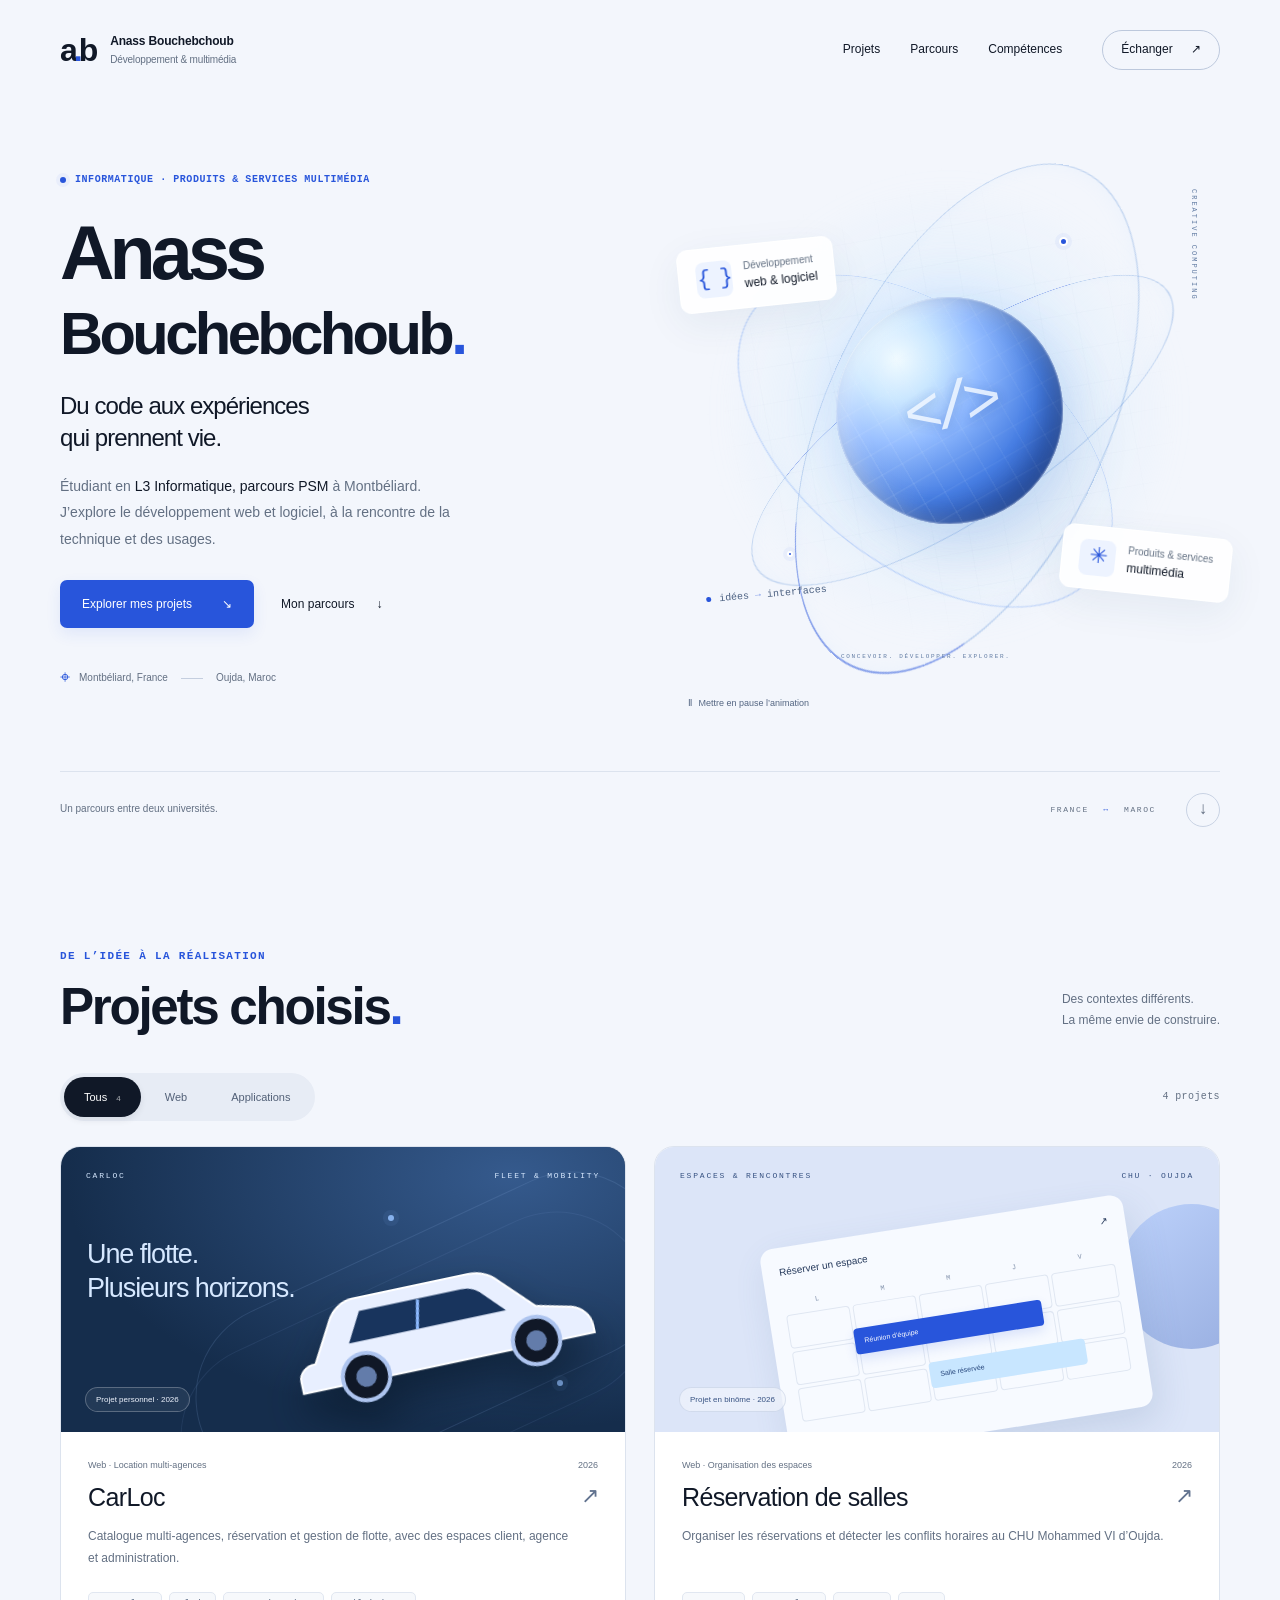
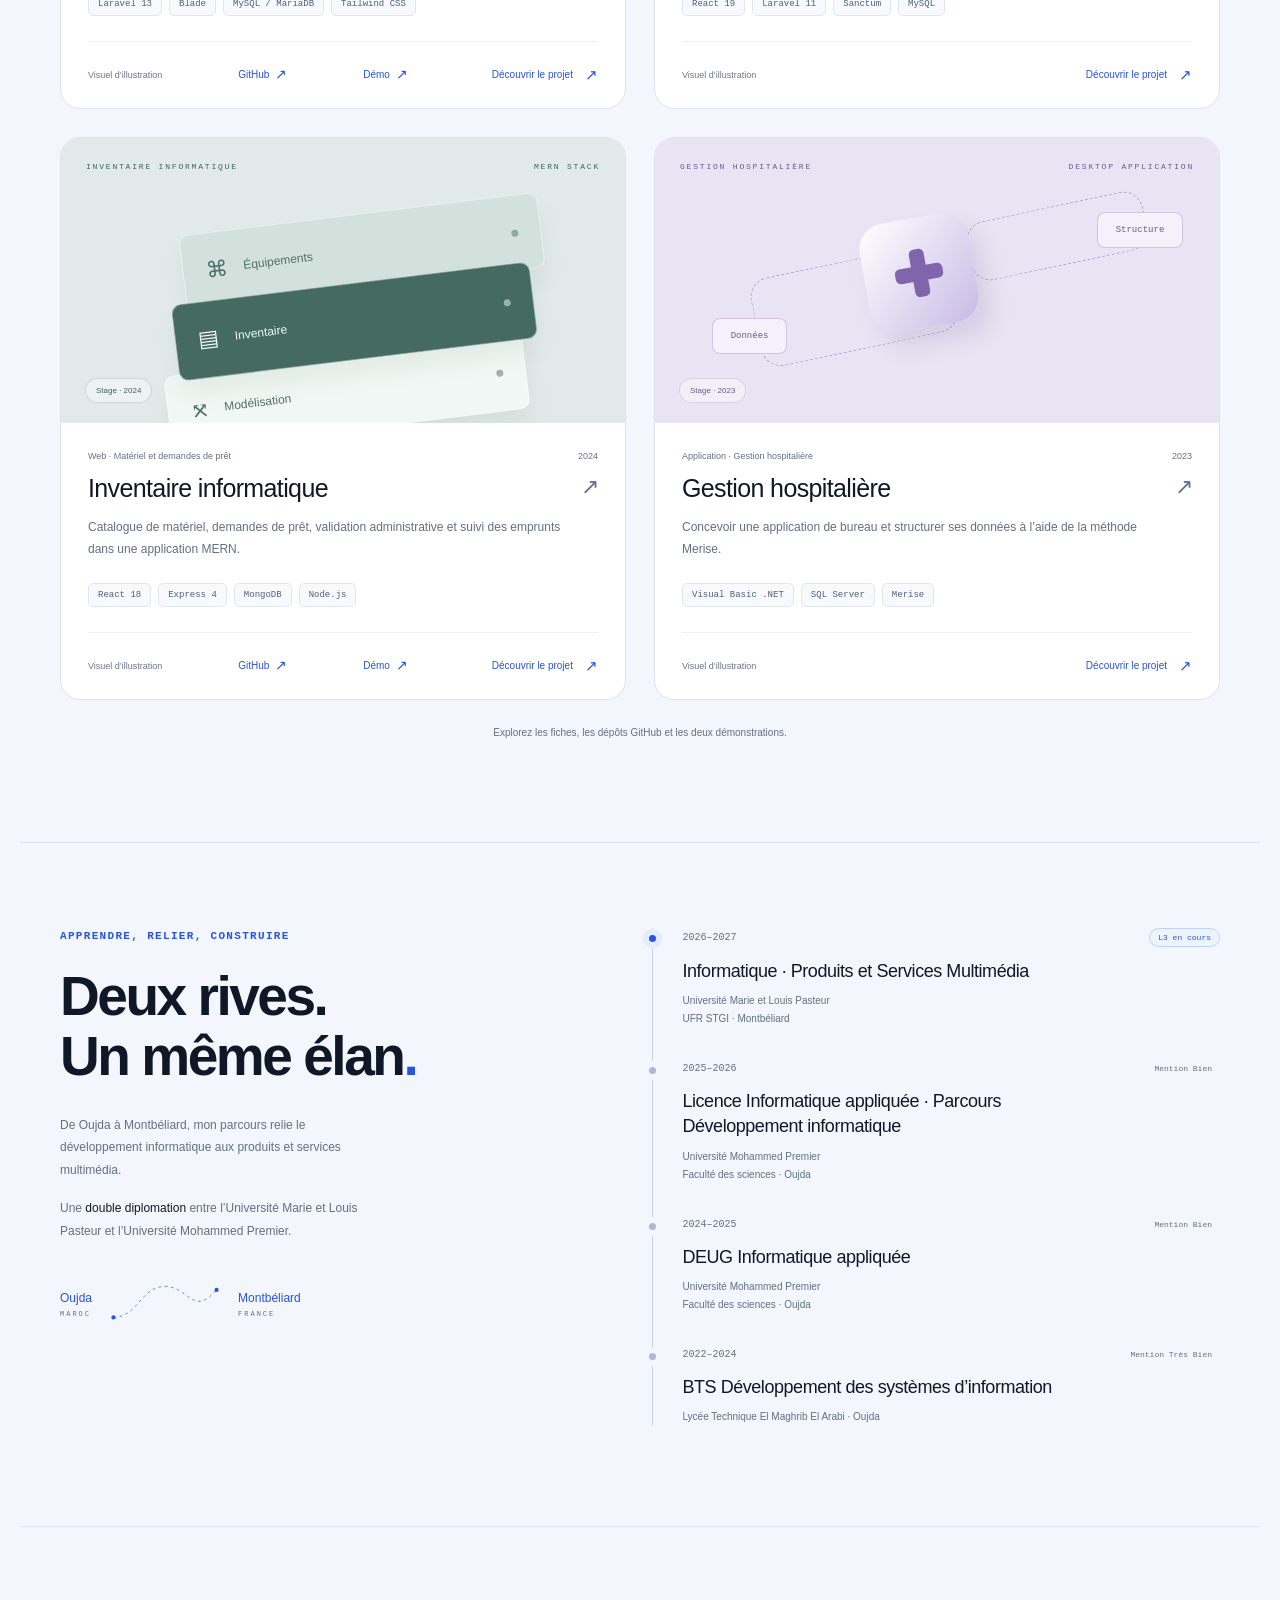
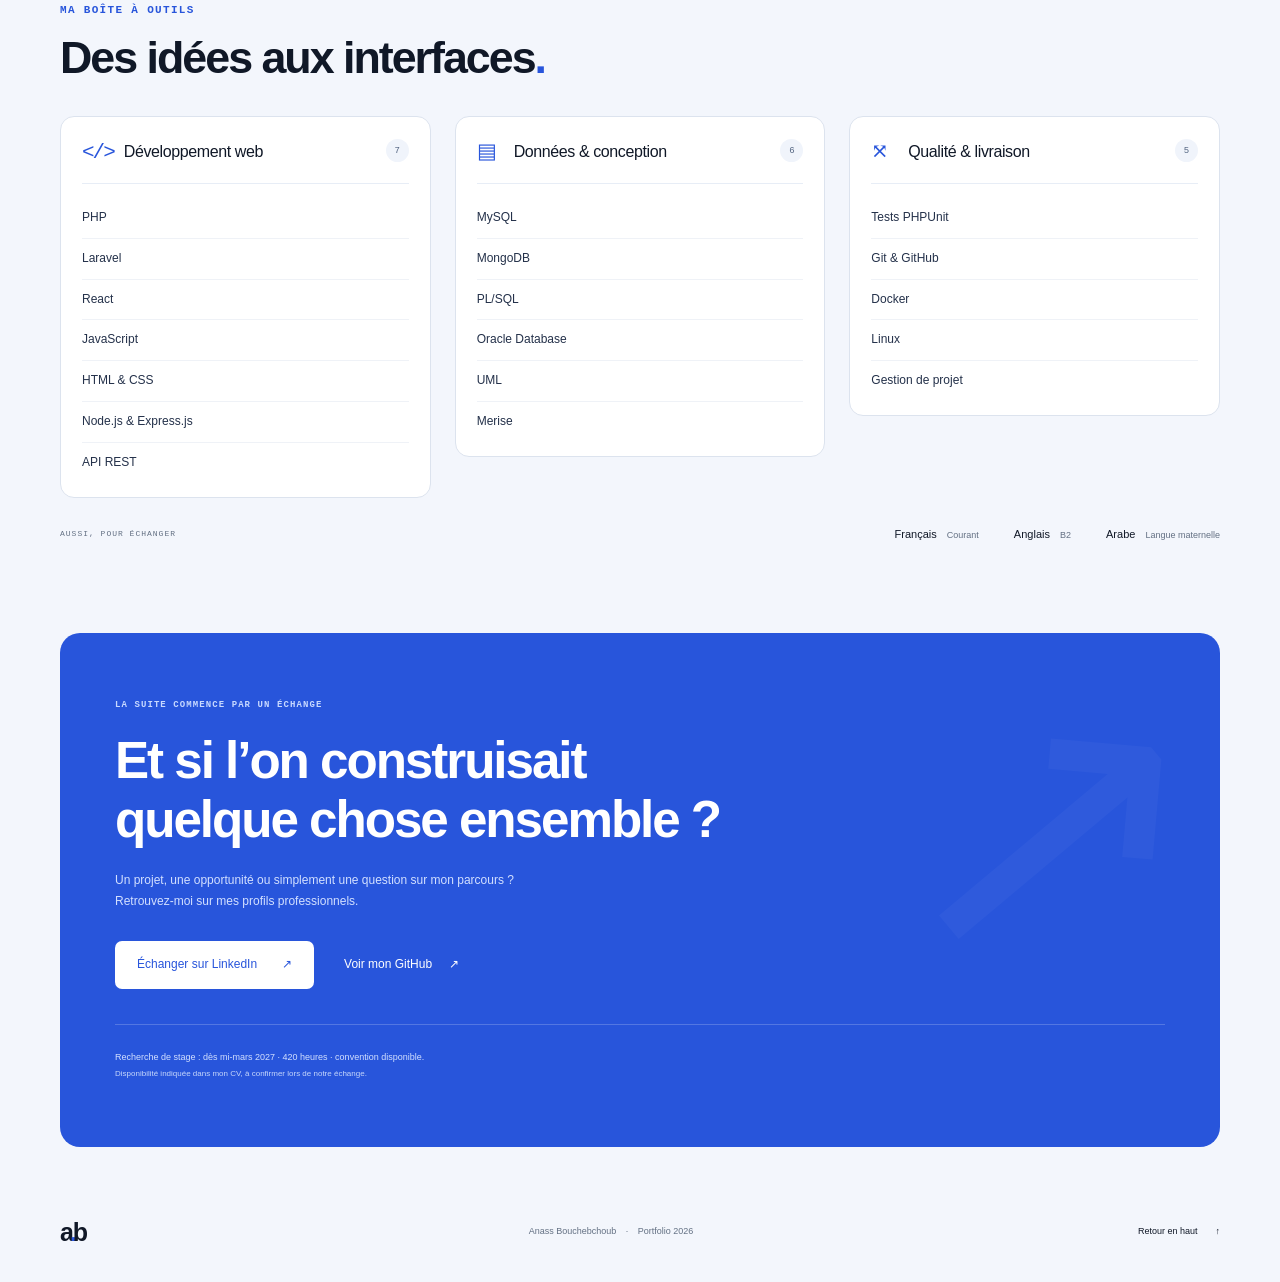
<file: index.html>
<!doctype html>
<html lang="fr">
<head>
  <meta charset="UTF-8">
  <meta name="viewport" content="width=device-width, initial-scale=1">
  <meta name="theme-color" content="#f3f6fc">
  <meta name="description" content="Portfolio d’Anass Bouchebchoub, étudiant en L3 Informatique PSM à Montbéliard : projets web et logiciels, parcours en double diplomation et compétences.">
  <title>Anass Bouchebchoub — Développement & multimédia</title>
  <link rel="icon" href="favicon.svg" type="image/svg+xml">
  <link rel="stylesheet" href="styles.css">
  <script src="app.js" defer></script>
</head>
<body>
  <a class="skip-link" href="#contenu">Aller au contenu</a>
  <header class="site-header">
    <a href="#accueil" class="brand" aria-label="Anass Bouchebchoub, accueil"><span class="brand-mark">a<span>.</span>b</span><span class="brand-caption">Anass Bouchebchoub<br><small>Développement & multimédia</small></span></a>
    <button class="menu-toggle js-only" aria-label="Ouvrir le menu" aria-expanded="false" aria-controls="main-nav"><span>Menu</span><span class="menu-icon" aria-hidden="true">☰</span></button>
    <nav id="main-nav" aria-label="Navigation principale">
      <a href="#projets">Projets</a><a href="#parcours">Parcours</a><a href="#competences">Compétences</a><a class="nav-contact" href="#contact">Échanger <span aria-hidden="true">↗</span></a>
    </nav>
  </header>

  <main id="contenu">
    <section class="hero section-shell" id="accueil" aria-labelledby="hero-title">
      <div class="hero-copy">
        <p class="eyebrow"><span class="status-dot" aria-hidden="true"></span> Informatique · Produits & services multimédia</p>
        <h1 id="hero-title">Anass<br><span>Bouchebchoub</span><span class="title-dot" aria-hidden="true">.</span></h1>
        <p class="hero-thesis">Du code aux expériences<br>qui prennent vie.</p>
        <p class="hero-description">Étudiant en <strong>L3 Informatique, parcours PSM</strong> à Montbéliard. J’explore le développement web et logiciel, à la rencontre de la technique et des usages.</p>
        <div class="hero-actions"><a href="#projets" class="button button-primary">Explorer mes projets <span aria-hidden="true">↘</span></a><a href="#parcours" class="text-link">Mon parcours <span aria-hidden="true">↓</span></a></div>
        <div class="hero-location"><span aria-hidden="true">⌖</span> Montbéliard, France <span class="location-rule" aria-hidden="true"></span> Oujda, Maroc</div>
      </div>
      <div class="hero-art-shell">
        <div class="orbital-art" aria-hidden="true">
          <div class="art-grid"></div><div class="orbital-halo"></div>
          <div class="orbital-ring ring-one"></div><div class="orbital-ring ring-two"></div><div class="orbital-ring ring-three"></div>
          <div class="core"><div class="core-grid"></div><span class="core-symbol">&lt;/&gt;</span></div>
          <div class="orbit-label label-web"><span class="label-icon">{ }</span><span>Développement<br><strong>web & logiciel</strong></span></div>
          <div class="orbit-label label-media"><span class="label-icon">✳</span><span>Produits & services<br><strong>multimédia</strong></span></div>
          <div class="floating-code"><span class="code-dot"></span><span>idées<span class="code-arrow"> → </span>interfaces</span></div>
          <span class="art-coordinate coord-top">CREATIVE COMPUTING</span><span class="art-coordinate coord-bottom">CONCEVOIR. DÉVELOPPER. EXPLORER.</span>
          <span class="orbital-point point-one"></span><span class="orbital-point point-two"></span>
        </div>
        <button class="motion-control js-only" aria-pressed="false"><span class="pause-symbol" aria-hidden="true">Ⅱ</span> Mettre en pause l’animation</button>
      </div>
      <div class="hero-bottom"><span>Un parcours entre deux universités.</span><span class="mono">FRANCE <span aria-hidden="true">↔</span> MAROC</span><a href="#projets" aria-label="Descendre vers les projets"><span aria-hidden="true">↓</span></a></div>
    </section>

    <section class="projects-section section-shell" id="projets" aria-labelledby="projects-title">
      <div class="section-heading"><div><p class="eyebrow">De l’idée à la réalisation</p><h2 id="projects-title">Projets choisis<span class="accent">.</span></h2></div><p>Des contextes différents.<br>La même envie de construire.</p></div>
      <div class="projects-toolbar"><div class="filters js-only" role="group" aria-label="Filtrer les projets"><button type="button" data-filter="all" aria-label="Tous" aria-pressed="true">Tous <span aria-hidden="true">4</span></button><button type="button" data-filter="web" aria-pressed="false">Web</button><button type="button" data-filter="app" aria-pressed="false">Applications</button></div><p id="project-count" class="mono" role="status" aria-live="polite">4 projets</p></div>
      <div class="project-grid">
        <article class="project-card" data-category="web">
          <div class="project-visual carloc-visual" aria-hidden="true"><div class="visual-topline"><span>CARLOC</span><span>FLEET & MOBILITY</span></div><div class="road road-one"></div><div class="road road-two"></div><div class="road-dot dot-a"></div><div class="road-dot dot-b"></div><div class="car-drawing"><svg viewBox="0 0 340 140" fill="none"><path d="m43 91 22-39c5-9 15-16 26-16h114c11 0 21 4 28 12l31 32 34 8c10 3 17 12 17 22v7H26v-12c0-8 7-14 17-14Z" fill="#e8efff" stroke="#fff" stroke-width="2"/><path d="m79 78 16-29h101c8 0 15 3 20 9l19 20H79Z" fill="#18345d"/><path d="m153 50-6 28" stroke="#8dbaff" stroke-width="3"/><circle cx="89" cy="113" r="23" fill="#101827" stroke="#adc4ef" stroke-width="4"/><circle cx="89" cy="113" r="10" fill="#637caa"/><circle cx="258" cy="113" r="23" fill="#101827" stroke="#adc4ef" stroke-width="4"/><circle cx="258" cy="113" r="10" fill="#637caa"/></svg></div><div class="visual-label">Une flotte.<br>Plusieurs horizons.</div><span class="visual-chip">Projet personnel · 2026</span></div>
          <div class="project-body"><div class="project-meta"><span>Web · Location multi-agences</span><span>2026</span></div><h3>CarLoc <span aria-hidden="true">↗</span></h3><p>Catalogue multi-agences, réservation et gestion de flotte, avec des espaces client, agence et administration.</p><ul class="tags" aria-label="Technologies"><li>Laravel 13</li><li>Blade</li><li>MySQL / MariaDB</li><li>Tailwind CSS</li></ul><div class="project-footer has-repository"><span>Visuel d’illustration</span><a class="project-repository" href="https://github.com/an4ssbou/carloc" target="_blank" rel="noopener noreferrer" aria-label="Voir le code de CarLoc sur GitHub (nouvel onglet)">GitHub <span aria-hidden="true">↗</span></a><a class="project-demo" href="https://carloc-portfolio-demo.onrender.com" target="_blank" rel="noopener noreferrer" aria-label="Essayer la démo de CarLoc (nouvel onglet)">Démo <span aria-hidden="true">↗</span></a><button class="project-open js-only" aria-label="Découvrir CarLoc">Découvrir le projet <span aria-hidden="true">↗</span></button></div></div>
          <div class="project-details" hidden><p class="detail-eyebrow">Projet personnel · 2026</p><p>Une plateforme de location automobile multi-agences, de la recherche d’un véhicule à sa réservation. <strong>Réalisé seul.</strong></p><h3>Parcours et fonctionnalités</h3><ul><li>Catalogue filtré par agence et critères du véhicule, avec pagination.</li><li>Calcul du prix côté serveur et contrôle des chevauchements de réservation.</li><li>Espaces client, agence et super-administrateur pour gérer réservations et flotte.</li><li>Tableaux de bord et notifications prévues par e-mail et dans l’application.</li><li>Récapitulatif de réservation figé et imprimable.</li></ul><h3>Technologies du dépôt</h3><p>PHP, Laravel 13, Blade, Alpine.js, MySQL / MariaDB, Tailwind CSS 3, Vite 8, Chart.js, Leaflet, Docker / Laravel Sail (configuration locale).</p><h3>Modules exploratoires</h3><p>Paiement simulé sans débit et module GPS avec positions simulées pour la démonstration locale.</p><div class="repository-actions"><a class="button button-primary" href="https://carloc-portfolio-demo.onrender.com" target="_blank" rel="noopener noreferrer">Essayer la démo <span aria-hidden="true">↗</span><span class="sr-only"> (nouvel onglet)</span></a><a class="button button-secondary" href="https://github.com/an4ssbou/carloc" target="_blank" rel="noopener noreferrer">Voir le code sur GitHub <span aria-hidden="true">↗</span><span class="sr-only"> (nouvel onglet)</span></a></div><p class="demo-status">Comptes d’essai indiqués dans l’application. Données fictives partagées et remises à zéro au redémarrage.</p></div>
        </article>

        <article class="project-card" data-category="web">
          <div class="project-visual booking-visual" aria-hidden="true"><div class="visual-topline"><span>ESPACES & RENCONTRES</span><span>CHU · OUJDA</span></div><div class="calendar-art"><div class="calendar-head"><span>Réserver un espace</span><span>↗</span></div><div class="calendar-days"><span>L</span><span>M</span><span>M</span><span>J</span><span>V</span></div><div class="calendar-grid"><i></i><i></i><i></i><i></i><i></i><i></i><i></i><i></i><i></i><i></i><i></i><i></i><i></i><i></i><i></i></div><span class="calendar-event event-one">Réunion d’équipe</span><span class="calendar-event event-two">Salle réservée</span></div><div class="booking-orb"></div><span class="visual-chip">Projet en binôme · 2026</span></div>
          <div class="project-body"><div class="project-meta"><span>Web · Organisation des espaces</span><span>2026</span></div><h3>Réservation de salles <span aria-hidden="true">↗</span></h3><p>Organiser les réservations et détecter les conflits horaires au CHU Mohammed VI d’Oujda.</p><ul class="tags" aria-label="Technologies"><li>React 19</li><li>Laravel 11</li><li>Sanctum</li><li>MySQL</li></ul><div class="project-footer"><span>Visuel d’illustration</span><button class="project-open js-only" aria-label="Découvrir Réservation de salles">Découvrir le projet <span aria-hidden="true">↗</span></button></div></div>
          <div class="project-details" hidden><p class="detail-eyebrow">Stage · CHU Mohammed VI, Oujda · Juillet–août 2026</p><p>Application de réservation de salles. <strong>Projet réalisé en binôme.</strong></p><h3>Ce que le projet réunit</h3><ul><li>Détection des conflits horaires et validation des demandes</li><li>Droits d’accès et notifications par e-mail</li><li>Interface bilingue et responsive</li><li>Contribution aux tests PHPUnit</li></ul><h3>Technologies</h3><p>Laravel 11, React 19, Sanctum, MySQL 8, PHPUnit.</p><p class="demo-status">Démonstration publique non disponible. Aucun dépôt spécifique fourni pour ce portfolio.</p></div>
        </article>

        <article class="project-card" data-category="web">
          <div class="project-visual inventory-visual" aria-hidden="true"><div class="visual-topline"><span>INVENTAIRE INFORMATIQUE</span><span>MERN STACK</span></div><div class="inventory-stack"><div class="inventory-tile tile-one"><span>⌘</span><span>Équipements</span><i></i></div><div class="inventory-tile tile-two"><span>▤</span><span>Inventaire</span><i></i></div><div class="inventory-tile tile-three"><span>⤧</span><span>Modélisation</span><i></i></div></div><span class="visual-chip">Stage · 2024</span></div>
          <div class="project-body"><div class="project-meta"><span>Web · Matériel et demandes de prêt</span><span>2024</span></div><h3>Inventaire informatique <span aria-hidden="true">↗</span></h3><p>Catalogue de matériel, demandes de prêt, validation administrative et suivi des emprunts dans une application MERN.</p><ul class="tags" aria-label="Technologies"><li>React 18</li><li>Express 4</li><li>MongoDB</li><li>Node.js</li></ul><div class="project-footer has-repository"><span>Visuel d’illustration</span><a class="project-repository" href="https://github.com/an4ssbou/Inventory-Management-System" target="_blank" rel="noopener noreferrer" aria-label="Voir le code de Inventaire informatique sur GitHub (nouvel onglet)">GitHub <span aria-hidden="true">↗</span></a><a class="project-demo" href="https://inventory-portfolio-demo.onrender.com" target="_blank" rel="noopener noreferrer" aria-label="Essayer la démo de Inventaire informatique (nouvel onglet)">Démo <span aria-hidden="true">↗</span></a><button class="project-open js-only" aria-label="Découvrir Inventaire informatique">Découvrir le projet <span aria-hidden="true">↗</span></button></div></div>
          <div class="project-details" hidden><p class="detail-eyebrow">Inventory Management System · Stage · CHU Mohammed VI, Oujda · Mai–juin 2024</p><p><strong>Conception et développement</strong> d’une application de gestion de matériel : une interface React reliée à une API Express et une base MongoDB.</p><h3>Parcours et fonctionnalités</h3><ul><li>Catalogue de matériel avec disponibilité et filtre par type.</li><li>Gestion du matériel et de ses images dans l’espace d’administration.</li><li>Demandes associées à un utilisateur et un matériel, puis validation ou refus.</li><li>Liste des prêts issue des demandes acceptées et gestion des utilisateurs.</li><li>Authentification JWT, espace administrateur et espaces d’équipes.</li><li>Export des demandes en CSV.</li></ul><h3>Technologies du dépôt</h3><p>React 18, React Router 6, Node.js, Express 4, MongoDB, Mongoose 8, Tailwind CSS 3, Vite 5, JWT.</p><div class="repository-actions"><a class="button button-primary" href="https://inventory-portfolio-demo.onrender.com" target="_blank" rel="noopener noreferrer">Essayer la démo <span aria-hidden="true">↗</span><span class="sr-only"> (nouvel onglet)</span></a><a class="button button-secondary" href="https://github.com/an4ssbou/Inventory-Management-System" target="_blank" rel="noopener noreferrer">Voir le code sur GitHub <span aria-hidden="true">↗</span><span class="sr-only"> (nouvel onglet)</span></a></div><p class="demo-status">Comptes d’essai indiqués dans l’application. Données fictives partagées et remises à zéro au redémarrage.</p></div>
        </article>

        <article class="project-card" data-category="app">
          <div class="project-visual hospital-visual" aria-hidden="true"><div class="visual-topline"><span>GESTION HOSPITALIÈRE</span><span>DESKTOP APPLICATION</span></div><div class="hospital-art"><div class="hospital-cross"><span></span><span></span></div><div class="data-path path-one"></div><div class="data-path path-two"></div><div class="data-node node-one">Données</div><div class="data-node node-two">Structure</div></div><span class="visual-chip">Stage · 2023</span></div>
          <div class="project-body"><div class="project-meta"><span>Application · Gestion hospitalière</span><span>2023</span></div><h3>Gestion hospitalière <span aria-hidden="true">↗</span></h3><p>Concevoir une application de bureau et structurer ses données à l’aide de la méthode Merise.</p><ul class="tags" aria-label="Technologies"><li>Visual Basic .NET</li><li>SQL Server</li><li>Merise</li></ul><div class="project-footer"><span>Visuel d’illustration</span><button class="project-open js-only" aria-label="Découvrir Gestion hospitalière">Découvrir le projet <span aria-hidden="true">↗</span></button></div></div>
          <div class="project-details" hidden><p class="detail-eyebrow">Stage · CHU Mohammed VI, Oujda · Juillet 2023</p><p><strong>Réalisation d’une application de bureau</strong> de gestion hospitalière.</p><h3>Ce que le projet réunit</h3><ul><li>Application de bureau</li><li>Structuration des données et fonctionnalités avec Merise</li></ul><h3>Technologies</h3><p>Visual Basic .NET, SQL Server, Merise.</p><p class="demo-status">Démonstration publique non disponible. Aucun dépôt spécifique fourni pour ce portfolio.</p></div>
        </article>
      </div>
      <p class="projects-note">Explorez les fiches, les dépôts GitHub et les deux démonstrations.</p>
    </section>

    <section class="journey-section section-shell" id="parcours" aria-labelledby="journey-title">
      <div class="journey-intro"><p class="eyebrow">Apprendre, relier, construire</p><h2 id="journey-title">Deux rives.<br>Un même élan<span class="accent">.</span></h2><p>De Oujda à Montbéliard, mon parcours relie le développement informatique aux produits et services multimédia.</p><p>Une <strong>double diplomation</strong> entre l’Université Marie et Louis Pasteur et l’Université Mohammed Premier.</p><div class="journey-map" aria-hidden="true"><span>Oujda <small>MAROC</small></span><svg viewBox="0 0 160 60"><path d="M5 50C40 50 45 5 80 5s40 45 75 5" fill="none" stroke="currentColor" stroke-dasharray="4 5"/><circle cx="5" cy="50" r="3" fill="currentColor"/><circle cx="155" cy="10" r="3" fill="currentColor"/></svg><span>Montbéliard <small>FRANCE</small></span></div></div>
      <ol class="timeline"><li><div class="timeline-date">2026–2027 <span class="current-label">L3 en cours</span></div><h3>Informatique · Produits et Services Multimédia</h3><p>Université Marie et Louis Pasteur<br>UFR STGI · Montbéliard</p></li><li><div class="timeline-date">2025–2026 <span>Mention Bien</span></div><h3>Licence Informatique appliquée · Parcours Développement informatique</h3><p>Université Mohammed Premier<br>Faculté des sciences · Oujda</p></li><li><div class="timeline-date">2024–2025 <span>Mention Bien</span></div><h3>DEUG Informatique appliquée</h3><p>Université Mohammed Premier<br>Faculté des sciences · Oujda</p></li><li><div class="timeline-date">2022–2024 <span>Mention Très Bien</span></div><h3>BTS Développement des systèmes d’information</h3><p>Lycée Technique El Maghrib El Arabi · Oujda</p></li></ol>
    </section>

    <section class="skills-section section-shell" id="competences" aria-labelledby="skills-title">
      <div class="section-heading"><div><p class="eyebrow">Ma boîte à outils</p><h2 id="skills-title">Des idées aux interfaces<span class="accent">.</span></h2></div></div>
      <div class="skills-catalog">
        <section class="skill-category" aria-labelledby="skill-category-web">
          <div class="skill-category-heading"><span class="skill-category-icon" aria-hidden="true">&lt;/&gt;</span><h3 id="skill-category-web">Développement web</h3><span class="skill-category-count" aria-label="7 entrées">7</span></div>
          <ul>
            <li class="skill-entry"><span class="skill-name">PHP</span></li>
            <li class="skill-entry"><span class="skill-name">Laravel</span></li>
            <li class="skill-entry"><span class="skill-name">React</span></li>
            <li class="skill-entry"><span class="skill-name">JavaScript</span></li>
            <li class="skill-entry"><span class="skill-name">HTML &amp; CSS</span></li>
            <li class="skill-entry"><span class="skill-name">Node.js &amp; Express.js</span></li>
            <li class="skill-entry"><span class="skill-name">API REST</span></li>
          </ul>
        </section>
        <section class="skill-category" aria-labelledby="skill-category-data">
          <div class="skill-category-heading"><span class="skill-category-icon" aria-hidden="true">▤</span><h3 id="skill-category-data">Données &amp; conception</h3><span class="skill-category-count" aria-label="6 entrées">6</span></div>
          <ul>
            <li class="skill-entry"><span class="skill-name">MySQL</span></li>
            <li class="skill-entry"><span class="skill-name">MongoDB</span></li>
            <li class="skill-entry"><span class="skill-name">PL/SQL</span></li>
            <li class="skill-entry"><span class="skill-name">Oracle Database</span></li>
            <li class="skill-entry"><span class="skill-name">UML</span></li>
            <li class="skill-entry"><span class="skill-name">Merise</span></li>
          </ul>
        </section>
        <section class="skill-category" aria-labelledby="skill-category-delivery">
          <div class="skill-category-heading"><span class="skill-category-icon" aria-hidden="true">⤧</span><h3 id="skill-category-delivery">Qualité &amp; livraison</h3><span class="skill-category-count" aria-label="5 entrées">5</span></div>
          <ul>
            <li class="skill-entry"><span class="skill-name">Tests PHPUnit</span></li>
            <li class="skill-entry"><span class="skill-name">Git &amp; GitHub</span></li>
            <li class="skill-entry"><span class="skill-name">Docker</span></li>
            <li class="skill-entry"><span class="skill-name">Linux</span></li>
            <li class="skill-entry"><span class="skill-name">Gestion de projet</span></li>
          </ul>
        </section>
      </div>
      <div class="language-line"><span class="mono">AUSSI, POUR ÉCHANGER</span><span>Français <small>Courant</small></span><span>Anglais <small>B2</small></span><span>Arabe <small>Langue maternelle</small></span></div>
    </section>

    <section class="contact-section section-shell" id="contact" aria-labelledby="contact-title"><div class="contact-decoration" aria-hidden="true">↗</div><p class="eyebrow">La suite commence par un échange</p><h2 id="contact-title">Et si l’on construisait<br>quelque chose ensemble ?</h2><p>Un projet, une opportunité ou simplement une question sur mon parcours ? Retrouvez-moi sur mes profils professionnels.</p><div class="contact-links"><a class="button button-light" href="https://www.linkedin.com/in/anas-bouchebchoub/" target="_blank" rel="noopener noreferrer">Échanger sur LinkedIn <span aria-hidden="true">↗</span><span class="sr-only"> (nouvel onglet)</span></a><a class="contact-github" href="https://github.com/an4ssbou" target="_blank" rel="noopener noreferrer">Voir mon GitHub <span aria-hidden="true">↗</span><span class="sr-only"> (nouvel onglet)</span></a></div><p class="internship-note">Recherche de stage : dès mi-mars 2027 · 420 heures · convention disponible.<br><span>Disponibilité indiquée dans mon CV, à confirmer lors de notre échange.</span></p></section>
  </main>
  <footer class="site-footer section-shell"><a class="brand-mark" href="#accueil" aria-label="Retour à l’accueil">a<span>.</span>b</a><p>Anass Bouchebchoub <span>·</span> Portfolio 2026</p><a href="#accueil">Retour en haut <span aria-hidden="true">↑</span></a></footer>
  <dialog id="project-dialog" aria-labelledby="dialog-title"><div class="dialog-top"><span class="mono">DANS LES COULISSES DU PROJET</span><button type="button" class="dialog-close" aria-label="Fermer la fiche">Fermer <span aria-hidden="true">×</span></button></div><h2 id="dialog-title"></h2><div id="dialog-content"></div></dialog>
</body>
</html>
</file>
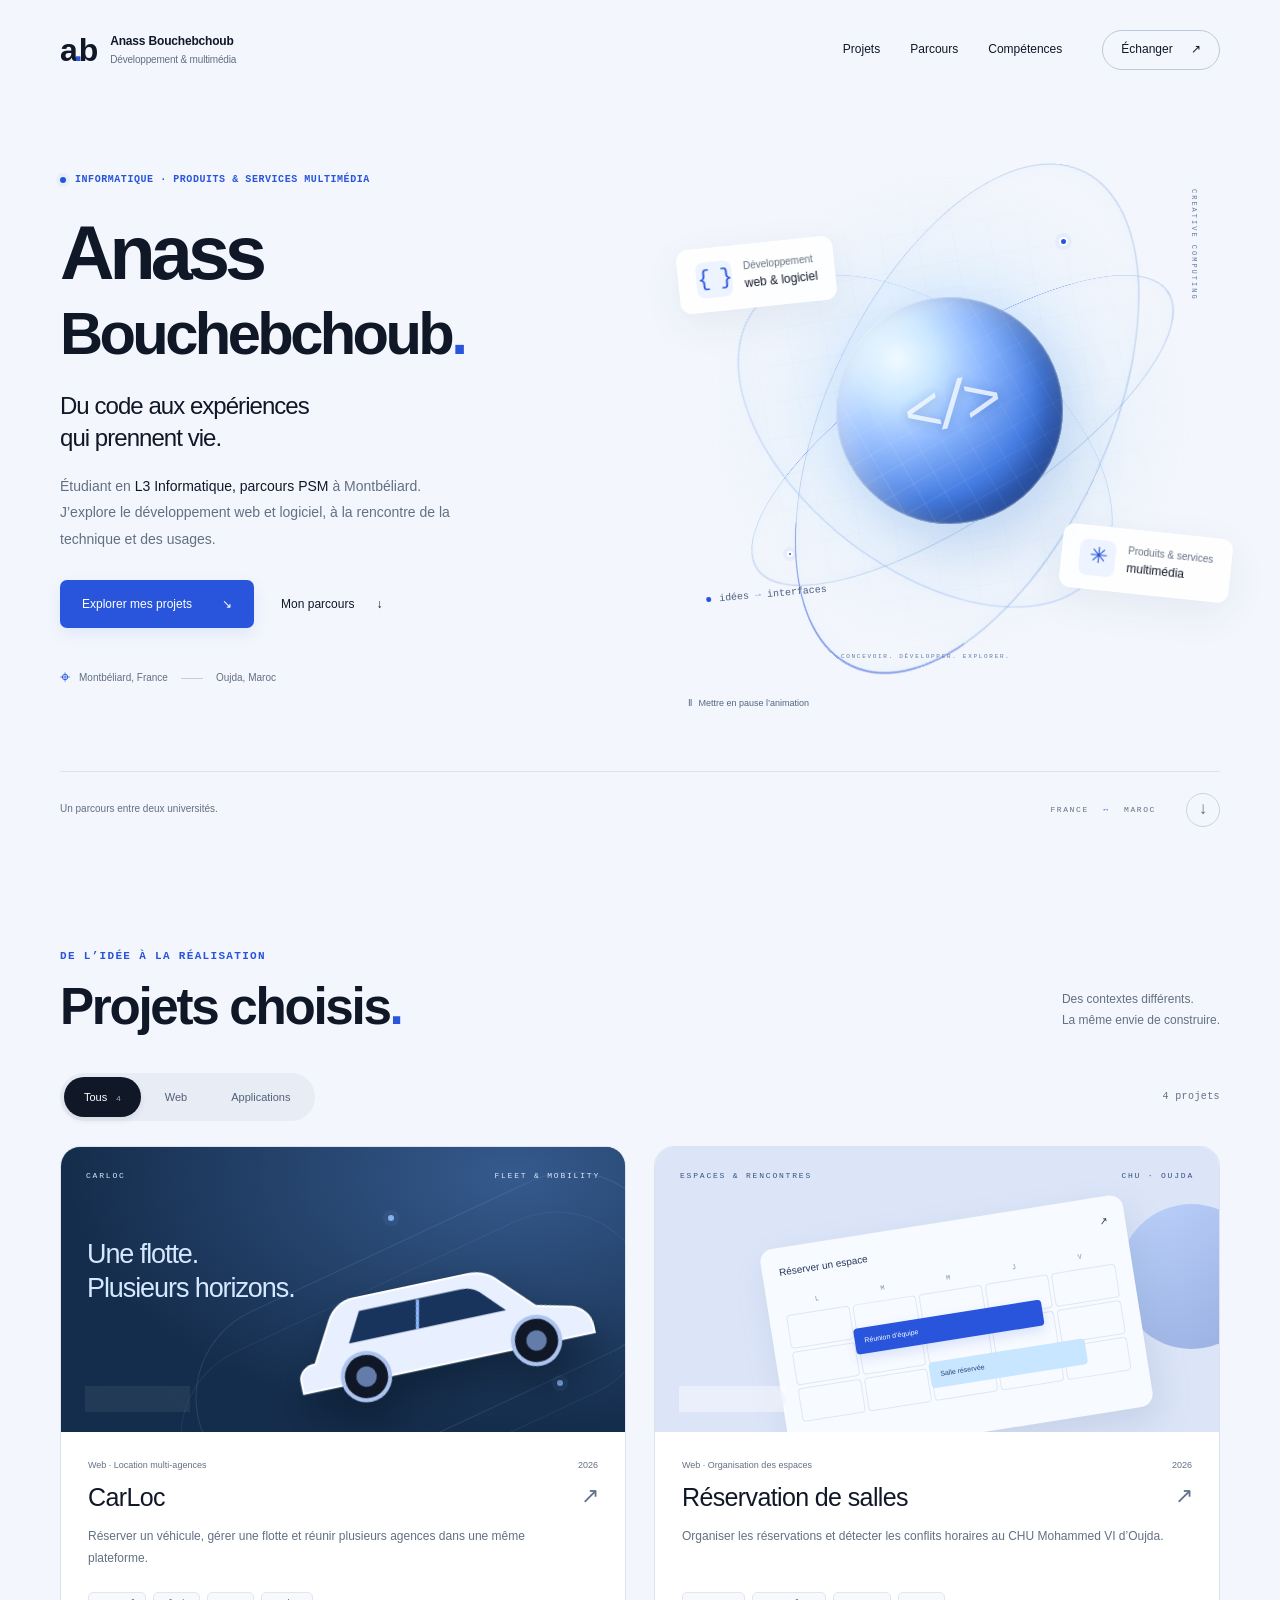
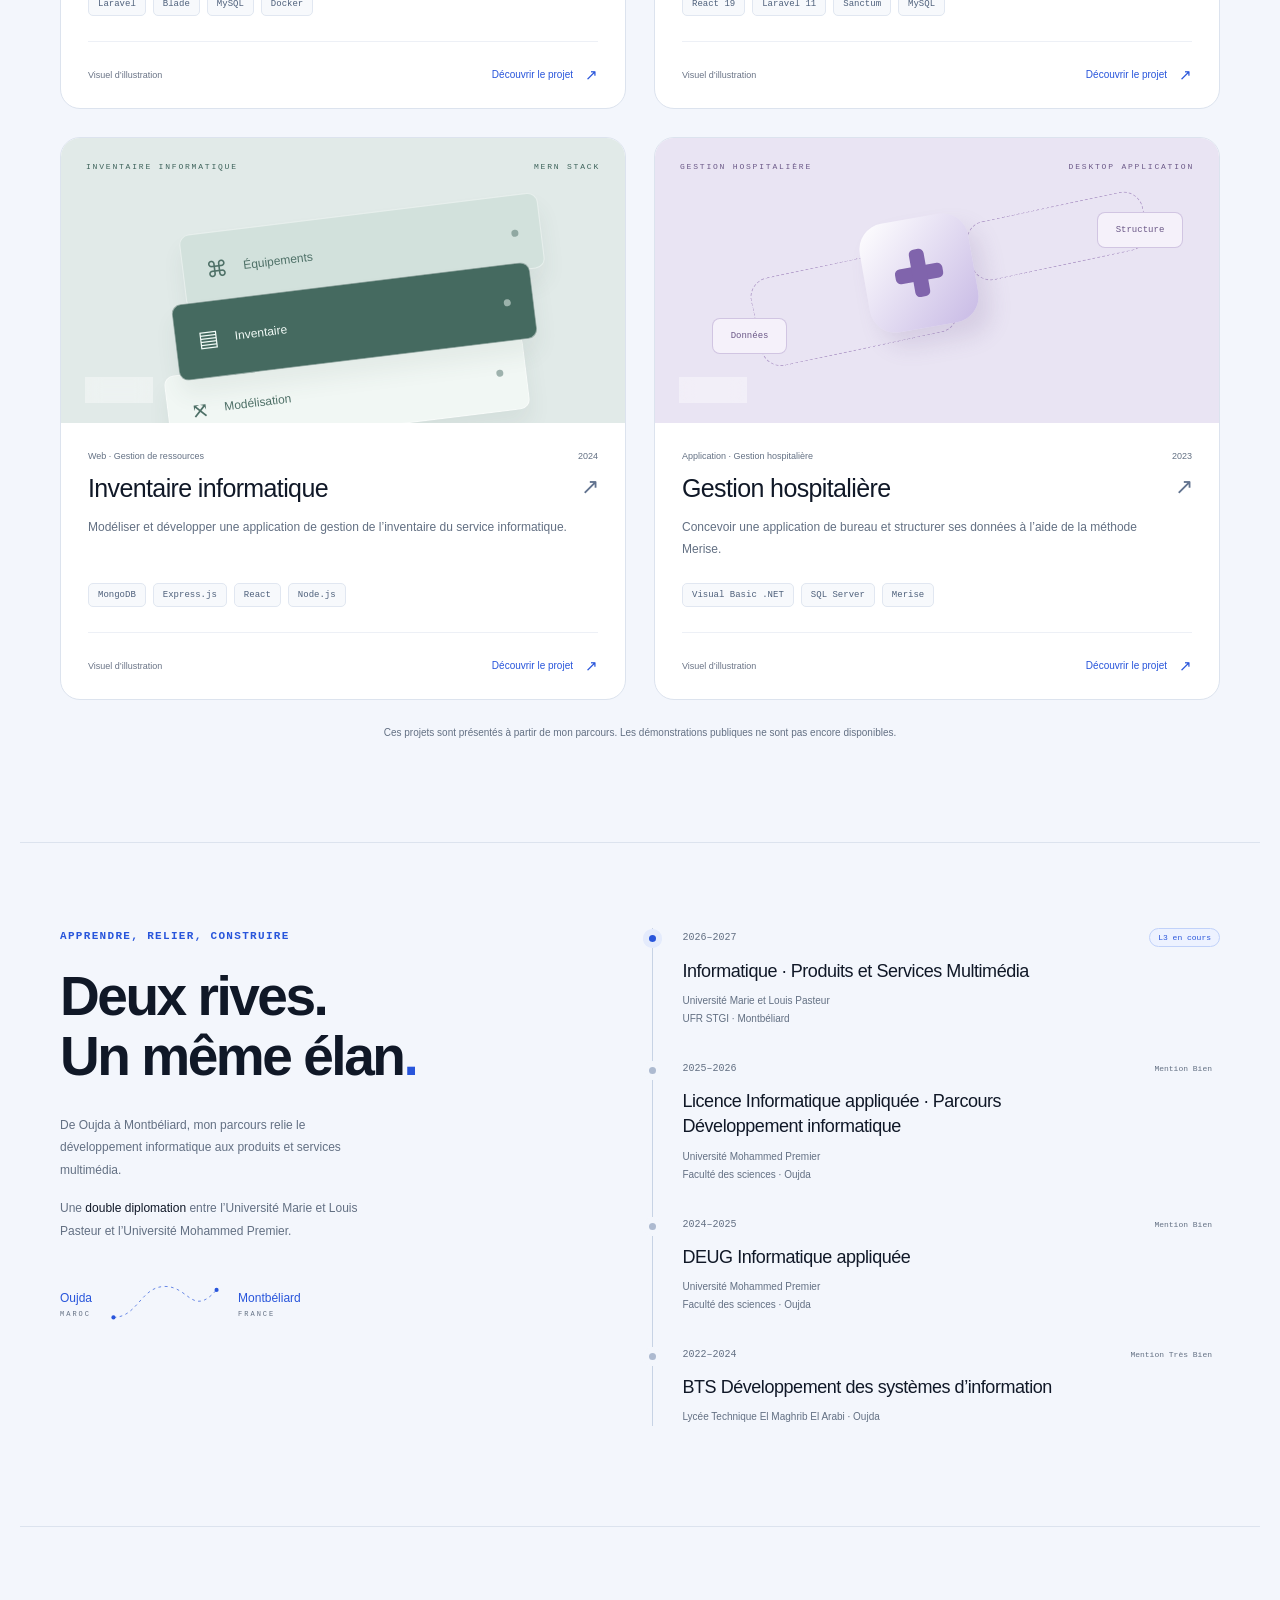
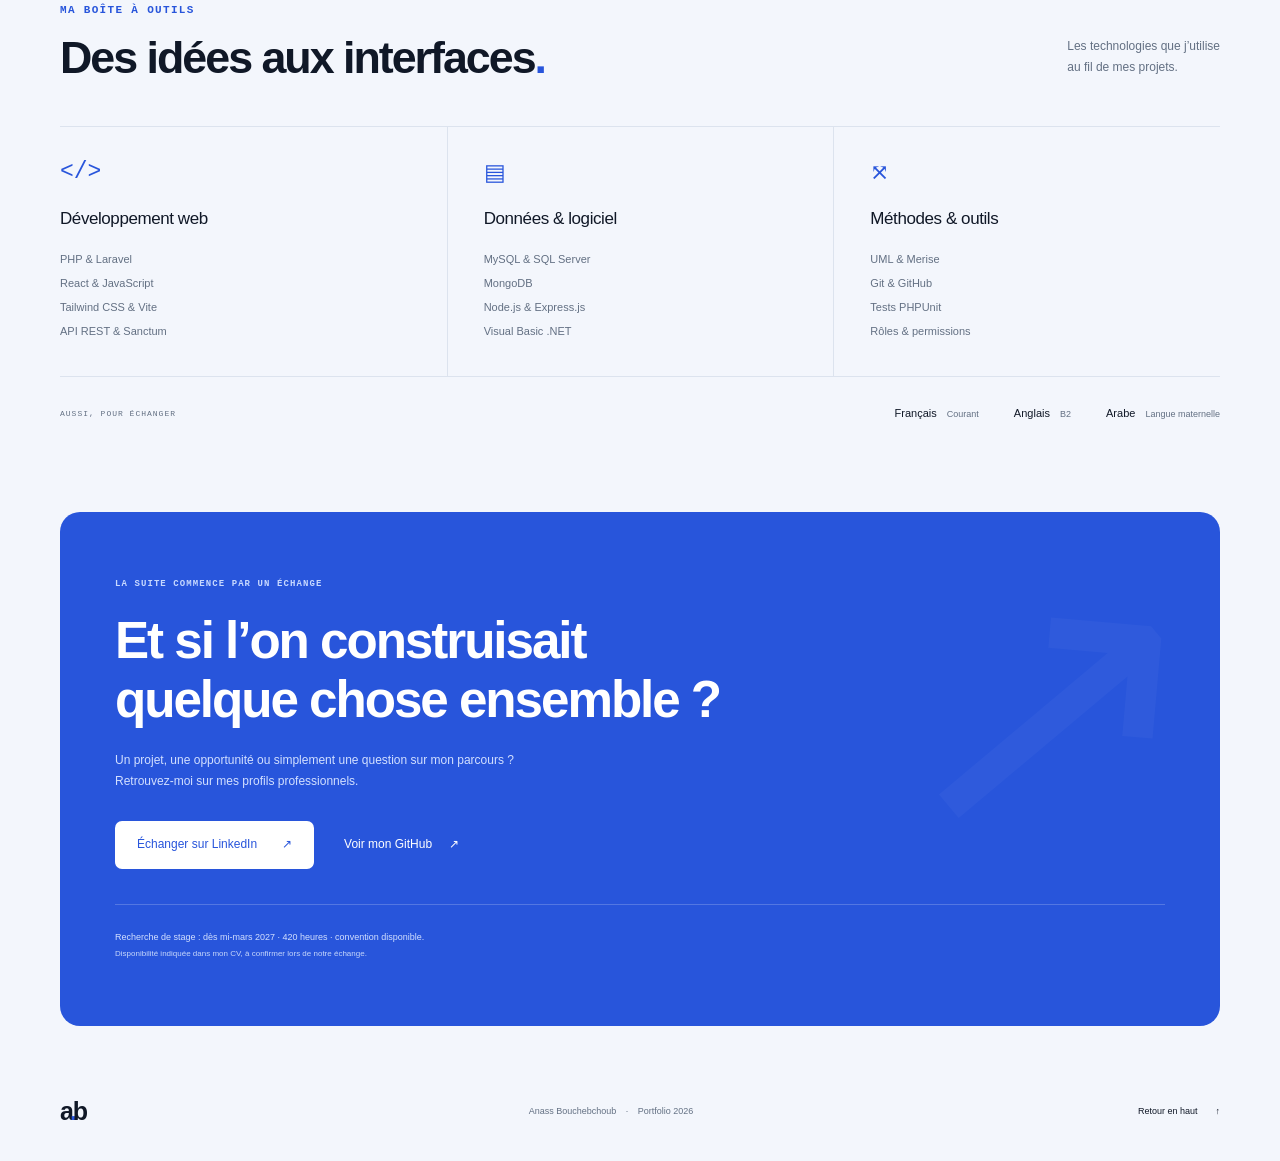
<file: portfolio-github-pages/index.html>
<!doctype html>
<html lang="fr">
<head>
  <meta charset="UTF-8">
  <meta name="viewport" content="width=device-width, initial-scale=1">
  <meta name="theme-color" content="#f3f6fc">
  <meta name="description" content="Portfolio d’Anass Bouchebchoub, étudiant en L3 Informatique PSM à Montbéliard : projets web et logiciels, parcours en double diplomation et compétences.">
  <title>Anass Bouchebchoub — Développement & multimédia</title>
  <link rel="icon" href="favicon.svg" type="image/svg+xml">
  <link rel="stylesheet" href="styles.css">
  <script src="app.js" defer></script>
</head>
<body>
  <a class="skip-link" href="#contenu">Aller au contenu</a>
  <header class="site-header">
    <a href="#accueil" class="brand" aria-label="Anass Bouchebchoub, accueil"><span class="brand-mark">a<span>.</span>b</span><span class="brand-caption">Anass Bouchebchoub<br><small>Développement & multimédia</small></span></a>
    <button class="menu-toggle js-only" aria-label="Ouvrir le menu" aria-expanded="false" aria-controls="main-nav"><span>Menu</span><span class="menu-icon" aria-hidden="true">☰</span></button>
    <nav id="main-nav" aria-label="Navigation principale">
      <a href="#projets">Projets</a><a href="#parcours">Parcours</a><a href="#competences">Compétences</a><a class="nav-contact" href="#contact">Échanger <span aria-hidden="true">↗</span></a>
    </nav>
  </header>

  <main id="contenu">
    <section class="hero section-shell" id="accueil" aria-labelledby="hero-title">
      <div class="hero-copy">
        <p class="eyebrow"><span class="status-dot" aria-hidden="true"></span> Informatique · Produits & services multimédia</p>
        <h1 id="hero-title">Anass<br><span>Bouchebchoub</span><span class="title-dot" aria-hidden="true">.</span></h1>
        <p class="hero-thesis">Du code aux expériences<br>qui prennent vie.</p>
        <p class="hero-description">Étudiant en <strong>L3 Informatique, parcours PSM</strong> à Montbéliard. J’explore le développement web et logiciel, à la rencontre de la technique et des usages.</p>
        <div class="hero-actions"><a href="#projets" class="button button-primary">Explorer mes projets <span aria-hidden="true">↘</span></a><a href="#parcours" class="text-link">Mon parcours <span aria-hidden="true">↓</span></a></div>
        <div class="hero-location"><span aria-hidden="true">⌖</span> Montbéliard, France <span class="location-rule" aria-hidden="true"></span> Oujda, Maroc</div>
      </div>
      <div class="hero-art-shell">
        <div class="orbital-art" aria-hidden="true">
          <div class="art-grid"></div><div class="orbital-halo"></div>
          <div class="orbital-ring ring-one"></div><div class="orbital-ring ring-two"></div><div class="orbital-ring ring-three"></div>
          <div class="core"><div class="core-grid"></div><span class="core-symbol">&lt;/&gt;</span></div>
          <div class="orbit-label label-web"><span class="label-icon">{ }</span><span>Développement<br><strong>web & logiciel</strong></span></div>
          <div class="orbit-label label-media"><span class="label-icon">✳</span><span>Produits & services<br><strong>multimédia</strong></span></div>
          <div class="floating-code"><span class="code-dot"></span><span>idées<span class="code-arrow"> → </span>interfaces</span></div>
          <span class="art-coordinate coord-top">CREATIVE COMPUTING</span><span class="art-coordinate coord-bottom">CONCEVOIR. DÉVELOPPER. EXPLORER.</span>
          <span class="orbital-point point-one"></span><span class="orbital-point point-two"></span>
        </div>
        <button class="motion-control js-only" aria-pressed="false"><span class="pause-symbol" aria-hidden="true">Ⅱ</span> Mettre en pause l’animation</button>
      </div>
      <div class="hero-bottom"><span>Un parcours entre deux universités.</span><span class="mono">FRANCE <span aria-hidden="true">↔</span> MAROC</span><a href="#projets" aria-label="Descendre vers les projets"><span aria-hidden="true">↓</span></a></div>
    </section>

    <section class="projects-section section-shell" id="projets" aria-labelledby="projects-title">
      <div class="section-heading"><div><p class="eyebrow">De l’idée à la réalisation</p><h2 id="projects-title">Projets choisis<span class="accent">.</span></h2></div><p>Des contextes différents.<br>La même envie de construire.</p></div>
      <div class="projects-toolbar"><div class="filters js-only" role="group" aria-label="Filtrer les projets"><button type="button" data-filter="all" aria-label="Tous" aria-pressed="true">Tous <span aria-hidden="true">4</span></button><button type="button" data-filter="web" aria-pressed="false">Web</button><button type="button" data-filter="app" aria-pressed="false">Applications</button></div><p id="project-count" class="mono" role="status" aria-live="polite">4 projets</p></div>
      <div class="project-grid">
        <article class="project-card" data-category="web">
          <div class="project-visual carloc-visual" aria-hidden="true"><div class="visual-topline"><span>CARLOC</span><span>FLEET & MOBILITY</span></div><div class="road road-one"></div><div class="road road-two"></div><div class="road-dot dot-a"></div><div class="road-dot dot-b"></div><div class="car-drawing"><svg viewBox="0 0 340 140" fill="none"><path d="m43 91 22-39c5-9 15-16 26-16h114c11 0 21 4 28 12l31 32 34 8c10 3 17 12 17 22v7H26v-12c0-8 7-14 17-14Z" fill="#e8efff" stroke="#fff" stroke-width="2"/><path d="m79 78 16-29h101c8 0 15 3 20 9l19 20H79Z" fill="#18345d"/><path d="m153 50-6 28" stroke="#8dbaff" stroke-width="3"/><circle cx="89" cy="113" r="23" fill="#101827" stroke="#adc4ef" stroke-width="4"/><circle cx="89" cy="113" r="10" fill="#637caa"/><circle cx="258" cy="113" r="23" fill="#101827" stroke="#adc4ef" stroke-width="4"/><circle cx="258" cy="113" r="10" fill="#637caa"/></svg></div><div class="visual-label">Une flotte.<br>Plusieurs horizons.</div><span class="visual-chip">Projet personnel · 2026</span></div>
          <div class="project-body"><div class="project-meta"><span>Web · Location multi-agences</span><span>2026</span></div><h3>CarLoc <span aria-hidden="true">↗</span></h3><p>Réserver un véhicule, gérer une flotte et réunir plusieurs agences dans une même plateforme.</p><ul class="tags" aria-label="Technologies"><li>Laravel</li><li>Blade</li><li>MySQL</li><li>Docker</li></ul><div class="project-footer"><span>Visuel d’illustration</span><button class="project-open js-only" aria-label="Découvrir CarLoc">Découvrir le projet <span aria-hidden="true">↗</span></button></div></div>
          <div class="project-details" hidden><p class="detail-eyebrow">Projet personnel · 2026</p><p>Plateforme de location de voitures multi-agences. <strong>Réalisé seul.</strong></p><h3>Ce que le projet réunit</h3><ul><li>Réservations et gestion de flotte</li><li>Authentification et gestion des rôles</li><li>Tableaux de bord</li></ul><h3>Technologies</h3><p>Laravel, Blade, MySQL, Tailwind CSS, Vite, Docker Compose.</p><p class="demo-status">Démonstration publique non disponible. Aucun dépôt spécifique fourni pour ce portfolio.</p><p class="source-note">Présentation issue du CV. Le visuel est une illustration, pas une capture de l’application.</p></div>
        </article>

        <article class="project-card" data-category="web">
          <div class="project-visual booking-visual" aria-hidden="true"><div class="visual-topline"><span>ESPACES & RENCONTRES</span><span>CHU · OUJDA</span></div><div class="calendar-art"><div class="calendar-head"><span>Réserver un espace</span><span>↗</span></div><div class="calendar-days"><span>L</span><span>M</span><span>M</span><span>J</span><span>V</span></div><div class="calendar-grid"><i></i><i></i><i></i><i></i><i></i><i></i><i></i><i></i><i></i><i></i><i></i><i></i><i></i><i></i><i></i></div><span class="calendar-event event-one">Réunion d’équipe</span><span class="calendar-event event-two">Salle réservée</span></div><div class="booking-orb"></div><span class="visual-chip">Projet en binôme · 2026</span></div>
          <div class="project-body"><div class="project-meta"><span>Web · Organisation des espaces</span><span>2026</span></div><h3>Réservation de salles <span aria-hidden="true">↗</span></h3><p>Organiser les réservations et détecter les conflits horaires au CHU Mohammed VI d’Oujda.</p><ul class="tags" aria-label="Technologies"><li>React 19</li><li>Laravel 11</li><li>Sanctum</li><li>MySQL</li></ul><div class="project-footer"><span>Visuel d’illustration</span><button class="project-open js-only" aria-label="Découvrir Réservation de salles">Découvrir le projet <span aria-hidden="true">↗</span></button></div></div>
          <div class="project-details" hidden><p class="detail-eyebrow">Stage · CHU Mohammed VI, Oujda · Juillet–août 2026</p><p>Application de réservation de salles. <strong>Projet réalisé en binôme.</strong></p><h3>Ce que le projet réunit</h3><ul><li>Détection des conflits horaires et validation des demandes</li><li>Droits d’accès et notifications par e-mail</li><li>Interface bilingue et responsive</li><li>Contribution aux tests PHPUnit</li></ul><h3>Technologies</h3><p>Laravel 11, React 19, Sanctum, MySQL 8, PHPUnit.</p><p class="demo-status">Démonstration publique non disponible. Aucun dépôt spécifique fourni pour ce portfolio.</p><p class="source-note">Présentation issue du CV. Le visuel est une illustration, pas une capture de l’application.</p></div>
        </article>

        <article class="project-card" data-category="web">
          <div class="project-visual inventory-visual" aria-hidden="true"><div class="visual-topline"><span>INVENTAIRE INFORMATIQUE</span><span>MERN STACK</span></div><div class="inventory-stack"><div class="inventory-tile tile-one"><span>⌘</span><span>Équipements</span><i></i></div><div class="inventory-tile tile-two"><span>▤</span><span>Inventaire</span><i></i></div><div class="inventory-tile tile-three"><span>⤧</span><span>Modélisation</span><i></i></div></div><span class="visual-chip">Stage · 2024</span></div>
          <div class="project-body"><div class="project-meta"><span>Web · Gestion de ressources</span><span>2024</span></div><h3>Inventaire informatique <span aria-hidden="true">↗</span></h3><p>Modéliser et développer une application de gestion de l’inventaire du service informatique.</p><ul class="tags" aria-label="Technologies"><li>MongoDB</li><li>Express.js</li><li>React</li><li>Node.js</li></ul><div class="project-footer"><span>Visuel d’illustration</span><button class="project-open js-only" aria-label="Découvrir Inventaire informatique">Découvrir le projet <span aria-hidden="true">↗</span></button></div></div>
          <div class="project-details" hidden><p class="detail-eyebrow">Stage · CHU Mohammed VI, Oujda · Mai–juin 2024</p><p><strong>Conception et développement</strong> d’une application web de gestion de l’inventaire du service informatique.</p><h3>Ce que le projet réunit</h3><ul><li>Gestion de l’inventaire informatique</li><li>Modélisation UML</li></ul><h3>Technologies</h3><p>MongoDB, Express.js, React, Node.js, UML.</p><p class="demo-status">Démonstration publique non disponible. Aucun dépôt spécifique fourni pour ce portfolio.</p><p class="source-note">Présentation issue du CV. Le visuel est une illustration, pas une capture de l’application.</p></div>
        </article>

        <article class="project-card" data-category="app">
          <div class="project-visual hospital-visual" aria-hidden="true"><div class="visual-topline"><span>GESTION HOSPITALIÈRE</span><span>DESKTOP APPLICATION</span></div><div class="hospital-art"><div class="hospital-cross"><span></span><span></span></div><div class="data-path path-one"></div><div class="data-path path-two"></div><div class="data-node node-one">Données</div><div class="data-node node-two">Structure</div></div><span class="visual-chip">Stage · 2023</span></div>
          <div class="project-body"><div class="project-meta"><span>Application · Gestion hospitalière</span><span>2023</span></div><h3>Gestion hospitalière <span aria-hidden="true">↗</span></h3><p>Concevoir une application de bureau et structurer ses données à l’aide de la méthode Merise.</p><ul class="tags" aria-label="Technologies"><li>Visual Basic .NET</li><li>SQL Server</li><li>Merise</li></ul><div class="project-footer"><span>Visuel d’illustration</span><button class="project-open js-only" aria-label="Découvrir Gestion hospitalière">Découvrir le projet <span aria-hidden="true">↗</span></button></div></div>
          <div class="project-details" hidden><p class="detail-eyebrow">Stage · CHU Mohammed VI, Oujda · Juillet 2023</p><p><strong>Réalisation d’une application de bureau</strong> de gestion hospitalière.</p><h3>Ce que le projet réunit</h3><ul><li>Application de bureau</li><li>Structuration des données et fonctionnalités avec Merise</li></ul><h3>Technologies</h3><p>Visual Basic .NET, SQL Server, Merise.</p><p class="demo-status">Démonstration publique non disponible. Aucun dépôt spécifique fourni pour ce portfolio.</p><p class="source-note">Présentation issue du CV. Le visuel est une illustration, pas une capture de l’application.</p></div>
        </article>
      </div>
      <p class="projects-note">Ces projets sont présentés à partir de mon parcours. Les démonstrations publiques ne sont pas encore disponibles.</p>
    </section>

    <section class="journey-section section-shell" id="parcours" aria-labelledby="journey-title">
      <div class="journey-intro"><p class="eyebrow">Apprendre, relier, construire</p><h2 id="journey-title">Deux rives.<br>Un même élan<span class="accent">.</span></h2><p>De Oujda à Montbéliard, mon parcours relie le développement informatique aux produits et services multimédia.</p><p>Une <strong>double diplomation</strong> entre l’Université Marie et Louis Pasteur et l’Université Mohammed Premier.</p><div class="journey-map" aria-hidden="true"><span>Oujda <small>MAROC</small></span><svg viewBox="0 0 160 60"><path d="M5 50C40 50 45 5 80 5s40 45 75 5" fill="none" stroke="currentColor" stroke-dasharray="4 5"/><circle cx="5" cy="50" r="3" fill="currentColor"/><circle cx="155" cy="10" r="3" fill="currentColor"/></svg><span>Montbéliard <small>FRANCE</small></span></div></div>
      <ol class="timeline"><li><div class="timeline-date">2026–2027 <span class="current-label">L3 en cours</span></div><h3>Informatique · Produits et Services Multimédia</h3><p>Université Marie et Louis Pasteur<br>UFR STGI · Montbéliard</p></li><li><div class="timeline-date">2025–2026 <span>Mention Bien</span></div><h3>Licence Informatique appliquée · Parcours Développement informatique</h3><p>Université Mohammed Premier<br>Faculté des sciences · Oujda</p></li><li><div class="timeline-date">2024–2025 <span>Mention Bien</span></div><h3>DEUG Informatique appliquée</h3><p>Université Mohammed Premier<br>Faculté des sciences · Oujda</p></li><li><div class="timeline-date">2022–2024 <span>Mention Très Bien</span></div><h3>BTS Développement des systèmes d’information</h3><p>Lycée Technique El Maghrib El Arabi · Oujda</p></li></ol>
    </section>

    <section class="skills-section section-shell" id="competences" aria-labelledby="skills-title"><div class="section-heading"><div><p class="eyebrow">Ma boîte à outils</p><h2 id="skills-title">Des idées aux interfaces<span class="accent">.</span></h2></div><p>Les technologies que j’utilise<br>au fil de mes projets.</p></div><div class="skill-grid"><div class="skill-group"><span class="skill-symbol" aria-hidden="true">&lt;/&gt;</span><h3>Développement web</h3><ul><li>PHP & Laravel</li><li>React & JavaScript</li><li>Tailwind CSS & Vite</li><li>API REST & Sanctum</li></ul></div><div class="skill-group"><span class="skill-symbol" aria-hidden="true">▤</span><h3>Données & logiciel</h3><ul><li>MySQL & SQL Server</li><li>MongoDB</li><li>Node.js & Express.js</li><li>Visual Basic .NET</li></ul></div><div class="skill-group"><span class="skill-symbol" aria-hidden="true">⤧</span><h3>Méthodes & outils</h3><ul><li>UML & Merise</li><li>Git & GitHub</li><li>Tests PHPUnit</li><li>Rôles & permissions</li></ul></div></div><div class="language-line"><span class="mono">AUSSI, POUR ÉCHANGER</span><span>Français <small>Courant</small></span><span>Anglais <small>B2</small></span><span>Arabe <small>Langue maternelle</small></span></div></section>

    <section class="contact-section section-shell" id="contact" aria-labelledby="contact-title"><div class="contact-decoration" aria-hidden="true">↗</div><p class="eyebrow">La suite commence par un échange</p><h2 id="contact-title">Et si l’on construisait<br>quelque chose ensemble ?</h2><p>Un projet, une opportunité ou simplement une question sur mon parcours ? Retrouvez-moi sur mes profils professionnels.</p><div class="contact-links"><a class="button button-light" href="https://www.linkedin.com/in/anas-bouchebchoub/" target="_blank" rel="noopener noreferrer">Échanger sur LinkedIn <span aria-hidden="true">↗</span><span class="sr-only"> (nouvel onglet)</span></a><a class="contact-github" href="https://github.com/an4ssbou" target="_blank" rel="noopener noreferrer">Voir mon GitHub <span aria-hidden="true">↗</span><span class="sr-only"> (nouvel onglet)</span></a></div><p class="internship-note">Recherche de stage : dès mi-mars 2027 · 420 heures · convention disponible.<br><span>Disponibilité indiquée dans mon CV, à confirmer lors de notre échange.</span></p></section>
  </main>
  <footer class="site-footer section-shell"><a class="brand-mark" href="#accueil" aria-label="Retour à l’accueil">a<span>.</span>b</a><p>Anass Bouchebchoub <span>·</span> Portfolio 2026</p><a href="#accueil">Retour en haut <span aria-hidden="true">↑</span></a></footer>
  <dialog id="project-dialog" aria-labelledby="dialog-title"><div class="dialog-top"><span class="mono">DANS LES COULISSES DU PROJET</span><button type="button" class="dialog-close" aria-label="Fermer la fiche">Fermer <span aria-hidden="true">×</span></button></div><h2 id="dialog-title"></h2><div id="dialog-content"></div></dialog>
</body>
</html>
</file>
<file: styles.css>
/* Palette et rythmes du portfolio. Aucune ressource externe. */
html:not(.js) .js-only{display:none!important}
html:not(.js) .orbital-ring{animation:none}
.orbital-art{pointer-events:none}
.label-icon{white-space:nowrap;flex-shrink:0;letter-spacing:-2px}
:root{--ink:#101827;--paper:#f3f6fc;--blue:#2855db;--ice:#c8e6ff;--muted:#637083;--white:#fff;--line:#dce3ee;--radius:20px;--shell:1240px}
*{box-sizing:border-box}html{scroll-behavior:smooth;scroll-padding-top:110px}body{margin:0;color:var(--ink);background:var(--paper);font-family:Inter,-apple-system,BlinkMacSystemFont,"Segoe UI",sans-serif;font-size:16px;line-height:1.65;-webkit-font-smoothing:antialiased}button,a{-webkit-tap-highlight-color:transparent}button{font:inherit;cursor:pointer}button,a{touch-action:manipulation}a{color:inherit;text-decoration:none}button{color:inherit}button:focus-visible,a:focus-visible{outline:3px solid var(--blue);outline-offset:5px}button{border:0}h1,h2,h3,p{margin:0}h1,h2,h3{font-family:"Avenir Next","Trebuchet MS",sans-serif;line-height:1.15;letter-spacing:-.045em}h2{font-size:clamp(2.1rem,4vw,3.35rem);font-weight:600}h3{letter-spacing:-.025em}p{color:var(--muted)}strong{font-weight:600;color:var(--ink)}::selection{background:var(--ice);color:var(--ink)}[hidden]{display:none!important}.section-shell{max-width:var(--shell);margin-inline:auto;padding-inline:40px}.mono,.eyebrow{font-family:"SFMono-Regular",Consolas,"Liberation Mono",monospace}.eyebrow{font-size:11px;line-height:1.6;letter-spacing:.12em;text-transform:uppercase;color:var(--blue);font-weight:600}.accent{color:var(--blue)}.js-only{display:none}.js .js-only{display:inline-flex}.sr-only{position:absolute;width:1px;height:1px;padding:0;margin:-1px;overflow:hidden;clip:rect(0,0,0,0);white-space:nowrap;border:0}.skip-link{position:fixed;top:10px;left:20px;z-index:100;background:white;padding:12px 20px;border-radius:8px;transform:translateY(-150%)}.skip-link:focus{transform:translateY(0)}
.site-header{height:100px;max-width:var(--shell);padding:22px 40px;margin:auto;display:flex;align-items:center;justify-content:space-between;position:relative;z-index:10}.brand{display:flex;align-items:center;gap:16px}.brand-mark{font-family:"Trebuchet MS",sans-serif;font-weight:700;font-size:32px;letter-spacing:-4px;line-height:1.2}.brand-mark span{color:var(--blue)}.brand-caption{font-size:12px;font-weight:600;line-height:1.5;letter-spacing:-.015em}.brand-caption small{font-size:10px;font-weight:400;color:var(--muted)}#main-nav{display:flex;gap:30px;align-items:center;font-size:12px;font-weight:500}#main-nav a{padding:10px 0;position:relative}#main-nav a:not(.nav-contact)::after{content:"";height:1px;position:absolute;bottom:5px;left:0;right:100%;background:var(--blue);transition:right .2s}#main-nav a:hover::after{right:0}#main-nav .nav-contact{border:1px solid #bcc8dc;border-radius:30px;padding:9px 18px;margin-left:10px}.nav-contact span{margin-left:15px}.menu-toggle{display:none!important}
.hero{min-height:720px;display:grid;grid-template-columns:1.12fr 1fr;align-items:center;position:relative;column-gap:12px;padding-top:40px}.hero-copy{position:relative;z-index:2;animation:arrive .8s ease-out both}.hero-copy .eyebrow{letter-spacing:.055em;font-size:10px;display:flex;align-items:center;gap:9px}.status-dot{width:6px;height:6px;border-radius:50%;background:var(--blue);flex-shrink:0;box-shadow:0 0 0 4px #2855db0c}h1{font-weight:600;font-size:clamp(3.1rem,5.9vw,5.3rem);line-height:.99;margin:28px 0 24px;letter-spacing:-.065em}h1>span:not(.title-dot){font-size:.79em;letter-spacing:-.06em}.title-dot{color:var(--blue);font-size:.8em}.hero-thesis{color:var(--ink);font-size:24px;line-height:1.35;letter-spacing:-.04em;font-weight:500;margin-bottom:18px}.hero-description{max-width:420px;font-size:14px;line-height:1.9}.hero-description strong{font-weight:500}.hero-actions{display:flex;align-items:center;gap:27px;margin-top:28px}.button{padding:14px 22px;min-height:48px;display:inline-flex;align-items:center;justify-content:center;gap:30px;font-size:12px;font-weight:500;border-radius:7px;transition:transform .2s,box-shadow .2s,background .2s}.button:hover{transform:translateY(-3px)}.button-primary{background:var(--blue);color:white;box-shadow:0 6px 15px #2855db18}.button-primary:hover{background:#2049c3;box-shadow:0 10px 20px #2855db22}.text-link{font-size:12px;min-height:44px;display:inline-flex;align-items:center;gap:22px}.text-link:hover{color:var(--blue)}.hero-location{margin-top:35px;font-size:10px;color:var(--muted);display:flex;gap:9px;align-items:center}.hero-location>span:first-child{font-size:18px;color:var(--blue)}.location-rule{width:22px;height:1px;background:#c4cedf;margin:0 4px}.hero-art-shell{position:relative;width:100%;min-width:0}.orbital-art{position:relative;width:100%;aspect-ratio:1;isolation:isolate;perspective:600px}.art-grid{position:absolute;inset:3%;background-image:linear-gradient(#607ba412 1px,transparent 1px),linear-gradient(90deg,#607ba412 1px,transparent 1px);background-size:36px 36px;mask-image:radial-gradient(ellipse,black,transparent 70%);transform:rotate(-10deg)}.orbital-halo{position:absolute;inset:5%;border-radius:50%;background:radial-gradient(ellipse,#c8e6ffa0,transparent 66%);filter:blur(12px)}.orbital-ring{position:absolute;inset:16% 6%;border:1px solid #5188d555;border-radius:50%;transform-style:preserve-3d;animation:orbit 24s linear infinite;box-shadow:inset 0 0 18px #a5d4ff18}.ring-one{transform:rotate(-34deg) rotateX(65deg);--rx:65deg;--rz:-34deg;border-top:2px solid #2855db77}.ring-two{inset:10% 12%;transform:rotate(38deg) rotateX(58deg);--rx:58deg;--rz:38deg;animation-direction:reverse;animation-duration:30s;border-color:#86aef677}.ring-three{inset:20% 0;transform:rotate(-65deg) rotateX(32deg);--rx:32deg;--rz:-65deg;animation-duration:36s;border-left:2px solid #2855db88}.core{position:absolute;width:42%;aspect-ratio:1;top:29%;left:29%;border-radius:50%;background:radial-gradient(circle at 32% 23%,#effaff 0,#c8e6ff 17%,#90baff 36%,#477ee3 62%,#214ba9 84%,#15294f 100%);box-shadow:inset -12px -10px 26px #19326266,inset 8px 8px 25px #ffffff77,12px 35px 50px #4a75bd22,0 0 55px #9dcaff55;overflow:hidden;display:grid;place-items:center;transform:rotate(-12deg)}.core::after{content:"";position:absolute;inset:0;border-radius:50%;background:linear-gradient(115deg,#ffffff33,transparent 50%);box-shadow:inset 0 0 2px white}.core-grid{position:absolute;inset:-20%;background:repeating-linear-gradient(0deg,transparent 0 21px,#e4f3ff22 22px 23px),repeating-linear-gradient(90deg,transparent 0 21px,#e4f3ff22 22px 23px);transform:rotate(-18deg);mask-image:linear-gradient(120deg,black,transparent)}.core-symbol{font-family:Consolas,monospace;font-size:clamp(38px,5vw,70px);font-weight:300;letter-spacing:-8px;color:#eff6ff;opacity:.85;text-shadow:0 2px 12px #244b9d66}.orbit-label{position:absolute;background:#ffffffde;border:1px solid #fff;box-shadow:0 12px 40px #22487612;border-radius:11px;padding:13px 17px;display:flex;gap:12px;align-items:center;font-size:10px;line-height:1.6;backdrop-filter:blur(8px);z-index:2;color:var(--muted)}.orbit-label strong{font-weight:500;font-size:12px}.label-web{top:19%;left:0;transform:rotate(-6deg)}.label-media{bottom:16%;right:-2%;transform:rotate(6deg)}.label-icon{font-family:Consolas,monospace;font-size:22px;color:var(--blue);background:#edf3ff;width:36px;height:36px;display:grid;place-items:center;border-radius:8px}.floating-code{position:absolute;bottom:15%;left:5%;display:flex;align-items:center;gap:8px;font:10px Consolas,monospace;color:#4b6081;transform:rotate(-5deg)}.code-dot{width:5px;height:5px;border-radius:50%;background:var(--blue)}.code-arrow{color:#2855db99}.art-coordinate{position:absolute;font:7px Consolas,monospace;color:#627ca3;letter-spacing:2px}.coord-top{top:9%;right:4%;writing-mode:vertical-rl}.coord-bottom{bottom:4%;left:30%;font-size:6px;letter-spacing:1.7px}.orbital-point{position:absolute;width:9px;height:9px;border:2px solid white;border-radius:50%;background:var(--blue);box-shadow:0 0 0 4px #2855db0c}.point-one{top:18%;right:28%}.point-two{bottom:23%;left:20%;width:6px;height:6px}.motion-control{background:transparent;display:flex;align-items:center;justify-content:center;gap:6px;min-height:44px;margin:0 auto;color:#536581;font-size:9px;padding:4px 10px}.motion-control:hover{color:var(--blue)}.is-paused .orbital-ring{animation-play-state:paused}.hero-bottom{grid-column:1/-1;border-top:1px solid var(--line);margin-top:45px;padding:21px 0;display:flex;align-items:center;gap:30px;font-size:10px;color:var(--muted);width:100%}.hero-bottom .mono{font-size:8px;letter-spacing:1.6px;margin-left:auto}.hero-bottom .mono span{padding-inline:8px;color:var(--blue)}.hero-bottom>a{display:grid;place-items:center;border:1px solid #c9d3e4;border-radius:50%;width:34px;min-height:34px;font-size:17px}
.projects-section{padding-top:100px;padding-bottom:100px}.section-heading{display:flex;align-items:flex-end;justify-content:space-between;gap:25px}.section-heading .eyebrow{margin-bottom:13px}.section-heading>p{font-size:12px;line-height:1.8;margin-bottom:5px}.projects-toolbar{margin-top:36px;margin-bottom:25px;display:flex;align-items:center;justify-content:space-between}.filters{display:flex;padding:4px;gap:4px;background:#e7ecf5;border-radius:30px}.filters button{min-height:40px;font-size:11px;border-radius:24px;padding:8px 20px;background:transparent;color:#526077;transition:background .2s,color .2s}.filters button[aria-pressed=true]{background:var(--ink);color:white;box-shadow:0 3px 7px #10182715}.filters button span{font-size:8px;margin-left:6px;opacity:.65}#project-count{font-size:10px;letter-spacing:.04em}.project-grid{display:grid;grid-template-columns:1fr 1fr;gap:28px}.project-card{border:1px solid var(--line);border-radius:var(--radius);background:#fff;overflow:hidden;min-width:0;transition:box-shadow .25s,transform .25s}.project-card:hover{transform:translateY(-4px);box-shadow:0 15px 35px #19345c0a}.project-visual{height:285px;position:relative;overflow:hidden;isolation:isolate}.visual-topline{position:absolute;top:24px;left:25px;right:25px;display:flex;justify-content:space-between;font:8px Consolas,monospace;letter-spacing:1.8px;z-index:3}.visual-chip{position:absolute;bottom:20px;left:24px;padding:5px 10px;border:1px solid #ffffff40;background:#ffffff10;backdrop-filter:blur(8px);color:#eff5ff;border-radius:30px;font-size:8px;z-index:3}.project-body{padding:26px 27px 0}.project-meta{display:flex;align-items:center;justify-content:space-between;color:var(--muted);font-size:9px;margin-bottom:10px}.project-body h3{font-size:25px;font-weight:500;display:flex;justify-content:space-between;gap:10px;margin-bottom:13px}.project-body h3 span{font-family:Arial,sans-serif;font-size:22px;font-weight:400;color:#62738f}.project-body>p{font-size:12px;line-height:1.9;min-height:46px;max-width:95%}.tags{display:flex;gap:7px;flex-wrap:wrap;list-style:none;padding:0;margin:21px 0 25px}.tags li{padding:4px 9px;border:1px solid #e1e7f1;border-radius:5px;font:9px/1.6 Consolas,monospace;color:#4e607b;background:#f7f9fc}.project-footer{border-top:1px solid #edf0f6;display:flex;align-items:center;justify-content:space-between;gap:12px;min-height:67px}.project-footer>span{font-size:9px;color:#6a7486}.project-open{font-size:10px;font-weight:500;color:var(--blue);align-items:center;gap:12px;min-height:44px;padding:6px 0 6px 8px;background:transparent}.project-open span{font-size:15px}.project-open:hover{color:#142f85}.projects-note{font-size:10px;line-height:1.8;margin-top:24px;text-align:center}.carloc-visual{background:radial-gradient(ellipse at 80% 10%,#355a8d,transparent 70%),#152d4c;color:#d6e8ff}.road{position:absolute;width:500px;height:190px;border:1px solid #789bce33;transform:rotate(-25deg);border-radius:100px}.road-one{top:90px;left:120px}.road-two{top:130px;left:105px;border-color:#789bce20}.car-drawing{position:absolute;width:62%;left:36%;top:34%;transform:rotate(-12deg);filter:drop-shadow(0 24px 20px #07162699);z-index:2}.car-drawing svg{display:block;width:100%}.visual-label{position:absolute;left:26px;top:91px;font-size:27px;font-weight:500;line-height:1.25;letter-spacing:-.04em;z-index:3}.road-dot{width:6px;height:6px;background:#86b1ed;border-radius:50%;position:absolute;box-shadow:0 0 0 5px #86b1ed14}.dot-a{left:58%;top:24%}.dot-b{right:11%;bottom:16%}.booking-visual{background:#dce5f8;color:#365181}.booking-visual .visual-chip{color:#365181;border-color:#526fa029;background:#ffffff66}.calendar-art{position:absolute;left:21%;top:26%;width:65%;height:75%;border-radius:13px;background:#f7faff;transform:rotate(-9deg);padding:17px;box-shadow:5px 15px 35px #536f9b29;z-index:2}.calendar-head{display:flex;justify-content:space-between;font-size:10px;font-weight:500;color:#25395b;margin-bottom:18px}.calendar-days{display:grid;grid-template-columns:repeat(5,1fr);font:7px Consolas,monospace;text-align:center;color:#8191ab;margin-bottom:8px}.calendar-grid{display:grid;grid-template-columns:repeat(5,1fr);grid-template-rows:repeat(3,34px);gap:3px}.calendar-grid i{border:1px solid #e0e7f2;border-radius:4px}.calendar-event{position:absolute;padding:7px 10px;font-size:7px;border-radius:4px}.event-one{top:92px;left:22%;width:52%;background:#2855db;color:white;box-shadow:0 5px 12px #2855db24}.event-two{top:137px;left:41%;width:43%;background:#c8e6ff;color:#25457b}.booking-orb{position:absolute;width:145px;height:145px;border-radius:50%;background:linear-gradient(140deg,#9ebfff,#5174c6);right:-45px;top:20%;opacity:.5}.inventory-visual{background:#e1eae8;color:#3d625a}.inventory-visual .visual-chip{color:#3d625a;border-color:#3d625a30;background:#ffffff66}.inventory-stack{position:absolute;width:64%;top:27%;left:20%;perspective:600px;transform:rotate(-7deg)}.inventory-tile{border-radius:10px;display:flex;align-items:center;gap:16px;padding:19px 22px;font-size:12px;box-shadow:0 15px 22px #345c4c12;border:1px solid #ffffff77}.inventory-tile>span:first-child{font-size:22px}.inventory-tile i{width:7px;height:7px;border-radius:50%;background:currentColor;margin-left:auto;opacity:.5}.tile-one{background:#d2e1dc;color:#4e7067;transform:translateX(16px)}.tile-two{background:#456a60;color:#f1faf6;position:relative;z-index:2;margin-top:-8px}.tile-three{background:#f1f7f4;color:#4e7067;transform:translateX(-16px);margin-top:-7px}.hospital-visual{background:#e9e4f3;color:#6b5887}.hospital-visual .visual-chip{color:#6b5887;border-color:#6b588730;background:#ffffff66}.hospital-art{position:absolute;inset:50px 20px 35px}.hospital-cross{position:absolute;top:15%;left:36%;width:110px;height:110px;background:linear-gradient(135deg,#fff,#c8bae5);border-radius:26px;box-shadow:10px 16px 22px #7b60972a;transform:rotate(-10deg);z-index:2}.hospital-cross span{position:absolute;background:#8064ac;border-radius:5px}.hospital-cross span:first-child{width:48px;height:15px;left:31px;top:48px}.hospital-cross span:last-child{height:48px;width:15px;top:31px;left:48px}.data-node{position:absolute;font:9px Consolas,monospace;border:1px solid #baa8d299;border-radius:8px;padding:12px 18px;background:#f5f1fa;z-index:3}.node-one{top:65%;left:7%}.node-two{top:12%;right:3%}.data-path{position:absolute;border:1px dashed #b6a2cd;border-radius:20px;transform:rotate(-12deg)}.path-one{width:200px;height:90px;top:36%;left:15%}.path-two{width:180px;height:60px;top:9%;right:10%}
.journey-section{padding-top:85px;padding-bottom:100px;display:grid;grid-template-columns:.85fr 1fr;gap:110px;border-top:1px solid var(--line)}.journey-intro .eyebrow{margin-bottom:20px}.journey-intro h2{font-size:clamp(2.4rem,4.3vw,3.6rem);line-height:1.1;margin-bottom:27px}.journey-intro>p:not(.eyebrow){font-size:12px;line-height:1.9;margin-bottom:15px;max-width:330px}.journey-intro strong{font-weight:500}.journey-map{margin-top:40px;display:flex;align-items:center;gap:18px;max-width:350px;color:var(--blue)}.journey-map>span{font-size:12px;white-space:nowrap;line-height:1.8}.journey-map small{display:block;font:7px Consolas,monospace;letter-spacing:2px;color:var(--muted)}.journey-map svg{width:110px;flex-shrink:1}.timeline{list-style:none;padding:0;margin:0;border-left:1px solid #c7d3e5}.timeline li{position:relative;padding:0 0 32px 29px}.timeline li:last-child{padding-bottom:0}.timeline li::before{content:"";position:absolute;left:-4px;top:7px;background:#adbad0;width:7px;height:7px;border-radius:50%;box-shadow:0 0 0 6px var(--paper)}.timeline li:first-child::before{background:var(--blue);box-shadow:0 0 0 6px #e4ebfc}.timeline-date{display:flex;justify-content:space-between;gap:15px;align-items:center;font:10px Consolas,monospace;color:var(--muted);margin-bottom:12px}.timeline-date>span{font-family:inherit;font-size:8px;padding:4px 8px;white-space:nowrap}.timeline-date .current-label{color:var(--blue);border:1px solid #c1d2fa;background:#edf2ff;border-radius:30px}.timeline h3{font-weight:500;font-size:18px;line-height:1.4;margin-bottom:8px;max-width:400px}.timeline p{font-size:10px;line-height:1.8}
.skills-section{padding-top:75px;padding-bottom:90px;border-top:1px solid var(--line)}.skills-section h2{font-size:clamp(2rem,3.5vw,2.9rem)}.skill-grid{display:grid;grid-template-columns:repeat(3,1fr);margin-top:42px;border-top:1px solid var(--line);border-bottom:1px solid var(--line)}.skill-group{padding:32px 30px 33px 0}.skill-group+.skill-group{border-left:1px solid var(--line);padding-left:36px}.skill-symbol{color:var(--blue);font:23px Consolas,monospace;height:36px;display:block}.skill-group h3{font-size:17px;font-weight:500;margin:14px 0 18px}.skill-group ul{list-style:none;padding:0;margin:0;font-size:11px;line-height:2.2;color:var(--muted)}.language-line{display:flex;flex-wrap:wrap;gap:35px;align-items:center;margin-top:27px;font-size:11px}.language-line .mono{font-size:8px;letter-spacing:1px;color:var(--muted);margin-right:auto}.language-line small{font-size:9px;color:var(--muted);margin-left:7px}
.contact-section{padding-block:65px;position:relative;background:var(--blue);border-radius:var(--radius);overflow:hidden;color:white;isolation:isolate;width:calc(100% - 80px);max-width:1160px;padding-inline:55px;margin-bottom:35px}.contact-section .eyebrow{color:#c8d9ff;font-size:9px}.contact-section h2{font-size:clamp(2rem,4vw,3.4rem);letter-spacing:-.04em;line-height:1.15;margin:20px 0;max-width:800px}.contact-section>p:not(.eyebrow){color:#d3e0ff;font-size:12px;line-height:1.8;max-width:450px}.contact-links{display:flex;align-items:center;gap:30px;margin:28px 0}.button-light{color:var(--blue);background:#fff;gap:25px}.contact-github{font-size:12px;display:flex;align-items:center;gap:17px;min-height:44px}.contact-github:hover{text-decoration:underline;text-underline-offset:5px}.contact-section a:focus-visible{outline-color:white}.contact-section .internship-note{font-size:9px!important;max-width:100%!important;border-top:1px solid #ffffff33;padding-top:24px;margin-top:35px}.internship-note span{font-size:8px;color:#c7d7fb}.contact-decoration{position:absolute;right:15px;top:10px;font-family:Arial,sans-serif;font-size:370px;color:#ffffff08;line-height:1;z-index:-1;transform:rotate(5deg)}.site-footer{display:flex;justify-content:space-between;align-items:center;gap:25px;min-height:100px;padding-block:20px}.site-footer .brand-mark{font-size:25px}.site-footer p{font-size:9px}.site-footer p span{padding:0 7px}.site-footer>a:last-child{font-size:9px;display:inline-flex;align-items:center;gap:18px;min-height:44px}
dialog{border:1px solid var(--line);border-radius:18px;max-width:650px;width:calc(100% - 36px);padding:30px 35px 35px;background:var(--white);color:var(--ink);max-height:calc(100dvh - 40px);overflow:auto;box-shadow:0 30px 100px #10182740}dialog::backdrop{background:#10203a88;backdrop-filter:blur(8px)}.dialog-top{display:flex;align-items:center;justify-content:space-between;gap:10px;margin-bottom:30px}.dialog-top .mono{font-size:8px;color:var(--muted);letter-spacing:.09em}.dialog-close{background:#edf2fb;border-radius:6px;padding:8px 12px;min-height:44px;display:flex;align-items:center;gap:15px;font-size:11px}.dialog-close span{font-size:22px}dialog h2{font-size:36px;margin-bottom:18px}#dialog-content{font-size:13px}#dialog-content .detail-eyebrow{font:10px/1.8 Consolas,monospace;color:var(--blue);margin-bottom:20px}#dialog-content h3{font-size:17px;margin:25px 0 10px}#dialog-content ul{padding-left:20px;color:var(--muted);line-height:2}#dialog-content .demo-status{background:#edf3ff;border:1px solid #d7e3fc;padding:15px;border-radius:8px;font-size:12px;color:#355487;margin-top:25px}#dialog-content .source-note{font-size:10px;margin-top:15px}
@keyframes arrive{from{opacity:0;transform:translateY(16px)}to{opacity:1;transform:translateY(0)}}@keyframes orbit{from{transform:rotate(var(--rz)) rotateX(var(--rx)) rotateZ(0)}to{transform:rotate(var(--rz)) rotateX(var(--rx)) rotateZ(360deg)}}
@media(min-width:1600px){:root{--shell:1360px}.hero{min-height:800px}h1{font-size:5.8rem}.hero-description{font-size:15px;max-width:460px}.hero-art-shell{max-width:570px;margin-left:auto}.project-visual{height:310px}}
@media(max-width:1050px){.section-shell{padding-inline:30px}.site-header{padding-inline:30px}#main-nav{gap:20px}.brand-caption{display:none}.hero{min-height:670px;column-gap:0}.hero-copy .eyebrow{font-size:8px}h1{font-size:5.9vw}.hero-thesis{font-size:21px}.hero-description{font-size:12px;max-width:350px}.hero-actions{gap:16px}.button{gap:18px;padding-inline:18px}.orbit-label{padding:10px;font-size:8px}.orbit-label strong{font-size:10px}.label-icon{font-size:18px;width:30px;height:30px}.journey-section{gap:60px}.project-visual{height:250px}.visual-label{font-size:24px}.project-body h3{font-size:22px}.project-footer{flex-wrap:wrap;gap:0;padding-block:9px}.project-open{font-size:9px}.project-body{padding-inline:22px}.language-line{gap:20px}.contact-section{width:calc(100% - 60px);padding-inline:40px}.visual-topline{letter-spacing:1px;font-size:7px}.hero-bottom{margin-top:35px}}
@media(max-width:720px){html{scroll-padding-top:25px}.section-shell{padding-inline:24px}.site-header{height:auto;min-height:85px;padding:19px 24px;flex-wrap:wrap;gap:15px}.brand-caption{display:block;font-size:10px}.brand-caption small{font-size:8px}.brand-mark{font-size:28px}.brand{gap:12px}#main-nav{width:100%;justify-content:space-between;gap:8px;font-size:11px;padding-top:8px}#main-nav .nav-contact{padding:9px 12px;margin:0}.nav-contact span{margin-left:6px}.js .menu-toggle{display:inline-flex!important;align-items:center;gap:10px;font-size:11px;min-height:44px;padding:6px 11px;border:1px solid #cbd5e7;border-radius:6px;background:transparent}.menu-icon{font-size:15px}.js #main-nav{display:none}.js #main-nav.is-open{display:flex}.hero{padding-top:35px;min-height:0;display:flex;flex-direction:column;align-items:stretch}.hero-copy .eyebrow{font-size:8px;letter-spacing:.06em}h1{font-size:clamp(3rem,10.5vw,5rem);margin:25px 0 22px}h1>span:not(.title-dot){font-size:.85em}.hero-thesis{font-size:24px}.hero-description{font-size:13px;max-width:490px}.hero-actions{gap:25px;margin-top:25px}.button{padding:14px 18px;font-size:11px;gap:20px}.text-link{font-size:11px;gap:15px}.hero-location{font-size:9px;margin-top:25px}.hero-art-shell{max-width:440px;margin:5px auto 0}.orbital-art{aspect-ratio:1.2}.core{top:26%;left:30%;width:40%}.ring-one{inset:9% 4%}.ring-two{inset:9% 12%}.ring-three{inset:15% 1%}.label-web{top:18%;left:2%}.label-media{bottom:15%;right:0}.orbit-label{padding:11px 13px;font-size:8px}.orbit-label strong{font-size:10px}.coord-top{top:6%;font-size:6px}.coord-bottom{font-size:5px;bottom:3%}.floating-code{font-size:8px;bottom:15%;left:7%}.core-symbol{font-size:46px}.motion-control{font-size:8px;margin-top:-5px}.hero-bottom{gap:15px;margin-top:22px;padding-block:19px;font-size:8px}.hero-bottom .mono{font-size:6px;letter-spacing:.7px}.hero-bottom .mono span{padding-inline:3px}.hero-bottom>a{display:none}.projects-section{padding-top:60px;padding-bottom:65px}.section-heading{align-items:flex-start;flex-direction:column;gap:17px}.section-heading h2{font-size:34px}.section-heading .eyebrow{font-size:9px;margin-bottom:10px}.section-heading>p{font-size:11px}.section-heading>p br{display:none}.projects-toolbar{margin-top:25px;margin-bottom:21px;gap:10px}.filters{gap:1px;padding:3px}.filters button{padding:8px 13px;font-size:10px;min-height:40px}.filters button span{margin-left:3px}#project-count{font-size:8px}.project-grid{grid-template-columns:1fr;gap:25px}.project-visual{height:260px}.project-body{padding:23px 23px 0}.project-body h3{font-size:24px}.project-body>p{min-height:0;font-size:12px}.project-footer{flex-wrap:nowrap;min-height:65px}.project-open{font-size:10px}.projects-note{font-size:9px;text-align:left;margin-top:20px}.visual-label{font-size:24px}.calendar-art{top:24%;left:20%;width:65%}.journey-section{display:block;padding-top:55px;padding-bottom:65px}.journey-intro h2{font-size:42px}.journey-intro>p:not(.eyebrow){max-width:450px;font-size:12px}.journey-map{margin-top:30px;max-width:300px;margin-bottom:48px}.journey-map svg{width:100px}.timeline{margin-left:4px}.timeline li{padding-left:24px;padding-bottom:30px}.timeline h3{font-size:18px}.timeline-date{font-size:10px}.skills-section{padding-top:55px;padding-bottom:60px}.skills-section h2{font-size:33px}.skill-grid{grid-template-columns:1fr;margin-top:28px;border-bottom:0}.skill-group,.skill-group+.skill-group{padding:24px 0 25px;border:0;border-bottom:1px solid var(--line);display:grid;grid-template-columns:40px 1fr;column-gap:13px;align-items:center}.skill-symbol{font-size:21px}.skill-group h3{margin:0 0 7px;font-size:18px}.skill-group ul{grid-column:2;font-size:11px;line-height:2.2}.language-line{gap:13px 22px;margin-top:25px;font-size:10px}.language-line .mono{width:100%;margin-bottom:2px}.language-line small{font-size:8px;margin-left:5px}.contact-section{width:calc(100% - 32px);padding:42px 26px;border-radius:15px;margin-bottom:15px}.contact-section .eyebrow{font-size:8px;letter-spacing:.08em}.contact-section h2{font-size:32px;line-height:1.2;margin-top:18px}.contact-section h2 br{display:none}.contact-section>p:not(.eyebrow){font-size:11px}.contact-links{align-items:flex-start;flex-direction:column;gap:12px;margin-top:24px}.contact-section .button{font-size:10px}.contact-github{font-size:11px}.contact-section .internship-note{font-size:8px!important;line-height:1.9;margin-top:25px;padding-top:20px}.internship-note span{font-size:7px}.contact-decoration{font-size:300px;right:-65px;top:20px}.site-footer{gap:10px;flex-wrap:wrap;min-height:100px;padding-block:20px}.site-footer p{font-size:8px}.site-footer>a:last-child{font-size:8px;gap:7px}.site-footer .brand-mark{font-size:24px}dialog{padding:22px 23px 28px}dialog h2{font-size:30px}.dialog-top{margin-bottom:24px;align-items:center}.dialog-top .mono{font-size:6px;max-width:145px}.dialog-close{font-size:10px;gap:10px}#dialog-content{font-size:12px}}
@media(max-width:360px){.hero-actions{gap:15px}.button{padding-inline:12px;gap:10px}.hero-location{gap:5px;font-size:8px}.hero-copy .eyebrow{font-size:7px}.hero-thesis{font-size:22px}.brand-caption{display:none}.filters button{padding-inline:10px}.project-body h3{font-size:21px}.project-footer>span{font-size:8px}.project-open{font-size:9px}.timeline-date>span{font-size:7px;padding-inline:3px}}
@media(prefers-reduced-motion:reduce){html{scroll-behavior:auto}*,*::before,*::after{animation:none!important;transition:none!important}.hero-copy{opacity:1;transform:none}.project-card:hover,.button:hover{transform:none}}

/* Compétences : contexte de formation ou d'expérience lisible sans JavaScript. */
.skills-caption{font-size:12px;margin-top:23px;line-height:1.9}
.skills-sources{display:grid;grid-template-columns:repeat(3,minmax(0,1fr));gap:22px;margin:26px 0 32px;padding:22px 0;border-block:1px solid var(--line)}
.skills-sources>div{display:grid;grid-template-columns:auto minmax(0,1fr);gap:12px;align-items:start;min-width:0}
.skills-sources dt{font:9px/1.6 Consolas,monospace;letter-spacing:.03em;color:var(--blue);border:1px solid #cbd9f6;background:#eaf0fd;border-radius:5px;padding:5px 7px}
.skills-sources dd{margin:1px 0 0;font-size:11px;font-weight:500;line-height:1.6;min-width:0;overflow-wrap:anywhere}
.source-name>span{display:block;font-size:9px;font-weight:400;color:var(--muted);margin-top:3px}
.skills-catalog{display:grid;grid-template-columns:repeat(3,minmax(0,1fr));gap:24px;align-items:start;margin-top:32px}
.skill-category{background:#fff;border:1px solid var(--line);border-radius:14px;padding:22px 21px 14px;min-width:0}
.skill-category-heading{display:flex;align-items:center;gap:10px;min-height:45px;margin-bottom:14px;padding-bottom:17px;border-bottom:1px solid #e7edf6}
.skill-category-icon{font:21px/1 Consolas,monospace;color:var(--blue);letter-spacing:-2px;min-width:27px;white-space:nowrap}
.skill-category h3{font-size:16px;font-weight:500;line-height:1.4;letter-spacing:-.025em;flex:1;min-width:0;overflow-wrap:anywhere}
.skill-category-count{align-self:flex-start;background:#f0f4fb;color:#536581;border-radius:50%;min-width:23px;height:23px;display:grid;place-items:center;font:9px Consolas,monospace;flex-shrink:0}
.skill-category>ul{list-style:none;padding:0;margin:0}
.skill-entry{display:grid;grid-template-columns:minmax(0,1fr);align-items:start;padding:10px 0;min-width:0}
.skill-entry+.skill-entry{border-top:1px solid #eff2f7}
.skill-name{display:block;font-size:12px;line-height:1.65;min-width:0;overflow-wrap:anywhere;color:#24314a}
.skill-origin{display:block;text-align:right;font-size:9px;line-height:1.8;color:#52647f;min-width:0;overflow-wrap:anywhere;padding-top:2px}
.skill-origin abbr{text-decoration:none;cursor:help}
.origin-separator{color:#7a8aa4}
.skills-practice{margin-top:30px;padding:24px 0 20px;border-block:1px solid var(--line)}
.skills-practice h3{font-size:17px;font-weight:500;line-height:1.5}
.skills-practice>p{font-size:11px;line-height:1.8;margin-top:5px}
.skills-practice .tags{margin:16px 0 0;gap:8px}
.skills-practice .tags li{font-size:10px;padding:5px 10px;background:#fff}
@media(max-width:1050px){.skills-sources{gap:18px}.skills-sources>div{grid-template-columns:1fr;gap:8px}.skills-sources dt{justify-self:start}.skills-catalog{grid-template-columns:repeat(2,minmax(0,1fr));gap:20px}}
@media(max-width:720px){.skills-caption{font-size:11px;margin-top:20px}.skills-sources{grid-template-columns:1fr;gap:17px;padding-block:20px;margin-bottom:24px}.skills-sources>div{grid-template-columns:54px minmax(0,1fr);gap:12px}.skills-sources dt{font-size:8px}.skills-sources dd{font-size:11px}.skills-catalog{grid-template-columns:minmax(0,1fr);gap:18px}.skill-category{padding:21px 20px 12px}.skill-category h3{font-size:17px}.skill-entry{padding-block:11px;gap:12px}.skill-name{font-size:12px}.skill-origin{font-size:10px}.skills-practice{margin-top:25px;padding-block:23px}.skills-practice h3{font-size:17px}.skills-practice .tags li{font-size:9px}}
@media(max-width:720px){.hero h1,.project-body h3{overflow-wrap:anywhere}.hero-actions,.hero-location,#main-nav,.timeline-date{flex-wrap:wrap}.timeline-date{row-gap:6px}}
.project-footer.has-repository{flex-wrap:wrap;gap:4px 12px;padding-block:10px}
.project-repository{display:inline-flex;align-items:center;gap:6px;min-height:44px;padding:6px 0;color:var(--blue);font-size:10px;font-weight:500}
.project-repository:hover{text-decoration:underline;text-underline-offset:4px}
.project-repository>span{font-size:14px}
.repository-actions{margin-top:24px;margin-bottom:8px}
.repository-actions .button{max-width:100%;white-space:normal}

.project-demo{display:inline-flex;align-items:center;gap:6px;min-height:44px;padding:6px 0;color:var(--blue);font-size:10px;font-weight:500}
.project-demo:hover{text-decoration:underline;text-underline-offset:4px}
.project-demo>span{font-size:14px}
.repository-actions{display:flex;flex-wrap:wrap;gap:12px}
</file>
<file: portfolio-github-pages/styles.css>
/* Palette et rythmes du portfolio. Aucune ressource externe. */
html:not(.js) .js-only{display:none!important}
html:not(.js) .orbital-ring{animation:none}
.orbital-art{pointer-events:none}
.label-icon{white-space:nowrap;flex-shrink:0;letter-spacing:-2px}
:root{--ink:#101827;--paper:#f3f6fc;--blue:#2855db;--ice:#c8e6ff;--muted:#637083;--white:#fff;--line:#dce3ee;--radius:20px;--shell:1240px}
*{box-sizing:border-box}html{scroll-behavior:smooth;scroll-padding-top:110px}body{margin:0;color:var(--ink);background:var(--paper);font-family:Inter,-apple-system,BlinkMacSystemFont,"Segoe UI",sans-serif;font-size:16px;line-height:1.65;-webkit-font-smoothing:antialiased}button,a{-webkit-tap-highlight-color:transparent}button{font:inherit;cursor:pointer}button,a{touch-action:manipulation}a{color:inherit;text-decoration:none}button{color:inherit}button:focus-visible,a:focus-visible{outline:3px solid var(--blue);outline-offset:5px}button{border:0}h1,h2,h3,p{margin:0}h1,h2,h3{font-family:"Avenir Next","Trebuchet MS",sans-serif;line-height:1.15;letter-spacing:-.045em}h2{font-size:clamp(2.1rem,4vw,3.35rem);font-weight:600}h3{letter-spacing:-.025em}p{color:var(--muted)}strong{font-weight:600;color:var(--ink)}::selection{background:var(--ice);color:var(--ink)}[hidden]{display:none!important}.section-shell{max-width:var(--shell);margin-inline:auto;padding-inline:40px}.mono,.eyebrow{font-family:"SFMono-Regular",Consolas,"Liberation Mono",monospace}.eyebrow{font-size:11px;line-height:1.6;letter-spacing:.12em;text-transform:uppercase;color:var(--blue);font-weight:600}.accent{color:var(--blue)}.js-only{display:none}.js .js-only{display:inline-flex}.sr-only{position:absolute;width:1px;height:1px;padding:0;margin:-1px;overflow:hidden;clip:rect(0,0,0,0);white-space:nowrap;border:0}.skip-link{position:fixed;top:10px;left:20px;z-index:100;background:white;padding:12px 20px;border-radius:8px;transform:translateY(-150%)}.skip-link:focus{transform:translateY(0)}
.site-header{height:100px;max-width:var(--shell);padding:22px 40px;margin:auto;display:flex;align-items:center;justify-content:space-between;position:relative;z-index:10}.brand{display:flex;align-items:center;gap:16px}.brand-mark{font-family:"Trebuchet MS",sans-serif;font-weight:700;font-size:32px;letter-spacing:-4px;line-height:1.2}.brand-mark span{color:var(--blue)}.brand-caption{font-size:12px;font-weight:600;line-height:1.5;letter-spacing:-.015em}.brand-caption small{font-size:10px;font-weight:400;color:var(--muted)}#main-nav{display:flex;gap:30px;align-items:center;font-size:12px;font-weight:500}#main-nav a{padding:10px 0;position:relative}#main-nav a:not(.nav-contact)::after{content:"";height:1px;position:absolute;bottom:5px;left:0;right:100%;background:var(--blue);transition:right .2s}#main-nav a:hover::after{right:0}#main-nav .nav-contact{border:1px solid #bcc8dc;border-radius:30px;padding:9px 18px;margin-left:10px}.nav-contact span{margin-left:15px}.menu-toggle{display:none!important}
.hero{min-height:720px;display:grid;grid-template-columns:1.12fr 1fr;align-items:center;position:relative;column-gap:12px;padding-top:40px}.hero-copy{position:relative;z-index:2;animation:arrive .8s ease-out both}.hero-copy .eyebrow{letter-spacing:.055em;font-size:10px;display:flex;align-items:center;gap:9px}.status-dot{width:6px;height:6px;border-radius:50%;background:var(--blue);flex-shrink:0;box-shadow:0 0 0 4px #2855db0c}h1{font-weight:600;font-size:clamp(3.1rem,5.9vw,5.3rem);line-height:.99;margin:28px 0 24px;letter-spacing:-.065em}h1>span:not(.title-dot){font-size:.79em;letter-spacing:-.06em}.title-dot{color:var(--blue);font-size:.8em}.hero-thesis{color:var(--ink);font-size:24px;line-height:1.35;letter-spacing:-.04em;font-weight:500;margin-bottom:18px}.hero-description{max-width:420px;font-size:14px;line-height:1.9}.hero-description strong{font-weight:500}.hero-actions{display:flex;align-items:center;gap:27px;margin-top:28px}.button{padding:14px 22px;min-height:48px;display:inline-flex;align-items:center;justify-content:center;gap:30px;font-size:12px;font-weight:500;border-radius:7px;transition:transform .2s,box-shadow .2s,background .2s}.button:hover{transform:translateY(-3px)}.button-primary{background:var(--blue);color:white;box-shadow:0 6px 15px #2855db18}.button-primary:hover{background:#2049c3;box-shadow:0 10px 20px #2855db22}.text-link{font-size:12px;min-height:44px;display:inline-flex;align-items:center;gap:22px}.text-link:hover{color:var(--blue)}.hero-location{margin-top:35px;font-size:10px;color:var(--muted);display:flex;gap:9px;align-items:center}.hero-location>span:first-child{font-size:18px;color:var(--blue)}.location-rule{width:22px;height:1px;background:#c4cedf;margin:0 4px}.hero-art-shell{position:relative;width:100%;min-width:0}.orbital-art{position:relative;width:100%;aspect-ratio:1;isolation:isolate;perspective:600px}.art-grid{position:absolute;inset:3%;background-image:linear-gradient(#607ba412 1px,transparent 1px),linear-gradient(90deg,#607ba412 1px,transparent 1px);background-size:36px 36px;mask-image:radial-gradient(ellipse,black,transparent 70%);transform:rotate(-10deg)}.orbital-halo{position:absolute;inset:5%;border-radius:50%;background:radial-gradient(ellipse,#c8e6ffa0,transparent 66%);filter:blur(12px)}.orbital-ring{position:absolute;inset:16% 6%;border:1px solid #5188d555;border-radius:50%;transform-style:preserve-3d;animation:orbit 24s linear infinite;box-shadow:inset 0 0 18px #a5d4ff18}.ring-one{transform:rotate(-34deg) rotateX(65deg);--rx:65deg;--rz:-34deg;border-top:2px solid #2855db77}.ring-two{inset:10% 12%;transform:rotate(38deg) rotateX(58deg);--rx:58deg;--rz:38deg;animation-direction:reverse;animation-duration:30s;border-color:#86aef677}.ring-three{inset:20% 0;transform:rotate(-65deg) rotateX(32deg);--rx:32deg;--rz:-65deg;animation-duration:36s;border-left:2px solid #2855db88}.core{position:absolute;width:42%;aspect-ratio:1;top:29%;left:29%;border-radius:50%;background:radial-gradient(circle at 32% 23%,#effaff 0,#c8e6ff 17%,#90baff 36%,#477ee3 62%,#214ba9 84%,#15294f 100%);box-shadow:inset -12px -10px 26px #19326266,inset 8px 8px 25px #ffffff77,12px 35px 50px #4a75bd22,0 0 55px #9dcaff55;overflow:hidden;display:grid;place-items:center;transform:rotate(-12deg)}.core::after{content:"";position:absolute;inset:0;border-radius:50%;background:linear-gradient(115deg,#ffffff33,transparent 50%);box-shadow:inset 0 0 2px white}.core-grid{position:absolute;inset:-20%;background:repeating-linear-gradient(0deg,transparent 0 21px,#e4f3ff22 22px 23px),repeating-linear-gradient(90deg,transparent 0 21px,#e4f3ff22 22px 23px);transform:rotate(-18deg);mask-image:linear-gradient(120deg,black,transparent)}.core-symbol{font-family:Consolas,monospace;font-size:clamp(38px,5vw,70px);font-weight:300;letter-spacing:-8px;color:#eff6ff;opacity:.85;text-shadow:0 2px 12px #244b9d66}.orbit-label{position:absolute;background:#ffffffde;border:1px solid #fff;box-shadow:0 12px 40px #22487612;border-radius:11px;padding:13px 17px;display:flex;gap:12px;align-items:center;font-size:10px;line-height:1.6;backdrop-filter:blur(8px);z-index:2;color:var(--muted)}.orbit-label strong{font-weight:500;font-size:12px}.label-web{top:19%;left:0;transform:rotate(-6deg)}.label-media{bottom:16%;right:-2%;transform:rotate(6deg)}.label-icon{font-family:Consolas,monospace;font-size:22px;color:var(--blue);background:#edf3ff;width:36px;height:36px;display:grid;place-items:center;border-radius:8px}.floating-code{position:absolute;bottom:15%;left:5%;display:flex;align-items:center;gap:8px;font:10px Consolas,monospace;color:#4b6081;transform:rotate(-5deg)}.code-dot{width:5px;height:5px;border-radius:50%;background:var(--blue)}.code-arrow{color:#2855db99}.art-coordinate{position:absolute;font:7px Consolas,monospace;color:#627ca3;letter-spacing:2px}.coord-top{top:9%;right:4%;writing-mode:vertical-rl}.coord-bottom{bottom:4%;left:30%;font-size:6px;letter-spacing:1.7px}.orbital-point{position:absolute;width:9px;height:9px;border:2px solid white;border-radius:50%;background:var(--blue);box-shadow:0 0 0 4px #2855db0c}.point-one{top:18%;right:28%}.point-two{bottom:23%;left:20%;width:6px;height:6px}.motion-control{background:transparent;display:flex;align-items:center;justify-content:center;gap:6px;min-height:44px;margin:0 auto;color:#536581;font-size:9px;padding:4px 10px}.motion-control:hover{color:var(--blue)}.is-paused .orbital-ring{animation-play-state:paused}.hero-bottom{grid-column:1/-1;border-top:1px solid var(--line);margin-top:45px;padding:21px 0;display:flex;align-items:center;gap:30px;font-size:10px;color:var(--muted);width:100%}.hero-bottom .mono{font-size:8px;letter-spacing:1.6px;margin-left:auto}.hero-bottom .mono span{padding-inline:8px;color:var(--blue)}.hero-bottom>a{display:grid;place-items:center;border:1px solid #c9d3e4;border-radius:50%;width:34px;min-height:34px;font-size:17px}
.projects-section{padding-top:100px;padding-bottom:100px}.section-heading{display:flex;align-items:flex-end;justify-content:space-between;gap:25px}.section-heading .eyebrow{margin-bottom:13px}.section-heading>p{font-size:12px;line-height:1.8;margin-bottom:5px}.projects-toolbar{margin-top:36px;margin-bottom:25px;display:flex;align-items:center;justify-content:space-between}.filters{display:flex;padding:4px;gap:4px;background:#e7ecf5;border-radius:30px}.filters button{min-height:40px;font-size:11px;border-radius:24px;padding:8px 20px;background:transparent;color:#526077;transition:background .2s,color .2s}.filters button[aria-pressed=true]{background:var(--ink);color:white;box-shadow:0 3px 7px #10182715}.filters button span{font-size:8px;margin-left:6px;opacity:.65}#project-count{font-size:10px;letter-spacing:.04em}.project-grid{display:grid;grid-template-columns:1fr 1fr;gap:28px}.project-card{border:1px solid var(--line);border-radius:var(--radius);background:#fff;overflow:hidden;min-width:0;transition:box-shadow .25s,transform .25s}.project-card:hover{transform:translateY(-4px);box-shadow:0 15px 35px #19345c0a}.project-visual{height:285px;position:relative;overflow:hidden;isolation:isolate}.visual-topline{position:absolute;top:24px;left:25px;right:25px;display:flex;justify-content:space-between;font:8px Consolas,monospace;letter-spacing:1.8px;z-index:3}.visual-chip{position:absolute;bottom:20px;left:24px;padding:5px 10px;border:1px solid #ffffff40;background:#ffffff10;backdrop-filter:blur(8px);color:#eff5ff;border-radius:30px;font-size:8px;z-index:3}.project-body{padding:26px 27px 0}.project-meta{display:flex;align-items:center;justify-content:space-between;color:var(--muted);font-size:9px;margin-bottom:10px}.project-body h3{font-size:25px;font-weight:500;display:flex;justify-content:space-between;gap:10px;margin-bottom:13px}.project-body h3 span{font-family:Arial,sans-serif;font-size:22px;font-weight:400;color:#62738f}.project-body>p{font-size:12px;line-height:1.9;min-height:46px;max-width:95%}.tags{display:flex;gap:7px;flex-wrap:wrap;list-style:none;padding:0;margin:21px 0 25px}.tags li{padding:4px 9px;border:1px solid #e1e7f1;border-radius:5px;font:9px/1.6 Consolas,monospace;color:#4e607b;background:#f7f9fc}.project-footer{border-top:1px solid #edf0f6;display:flex;align-items:center;justify-content:space-between;gap:12px;min-height:67px}.project-footer>span{font-size:9px;color:#6a7486}.project-open{font-size:10px;font-weight:500;color:var(--blue);align-items:center;gap:12px;min-height:44px;padding:6px 0 6px 8px;background:transparent}.project-open span{font-size:15px}.project-open:hover{color:#142f85}.projects-note{font-size:10px;line-height:1.8;margin-top:24px;text-align:center}.carloc-visual{background:radial-gradient(ellipse at 80% 10%,#355a8d,transparent 70%),#152d4c;color:#d6e8ff}.road{position:absolute;width:500px;height:190px;border:1px solid #789bce33;transform:rotate(-25deg);border-radius:100px}.road-one{top:90px;left:120px}.road-two{top:130px;left:105px;border-color:#789bce20}.car-drawing{position:absolute;width:62%;left:36%;top:34%;transform:rotate(-12deg);filter:drop-shadow(0 24px 20px #07162699);z-index:2}.car-drawing svg{display:block;width:100%}.visual-label{position:absolute;left:26px;top:91px;font-size:27px;font-weight:500;line-height:1.25;letter-spacing:-.04em;z-index:3}.road-dot{width:6px;height:6px;background:#86b1ed;border-radius:50%;position:absolute;box-shadow:0 0 0 5px #86b1ed14}.dot-a{left:58%;top:24%}.dot-b{right:11%;bottom:16%}.booking-visual{background:#dce5f8;color:#365181}.booking-visual .visual-chip{color:#365181;border-color:#526fa029;background:#ffffff66}.calendar-art{position:absolute;left:21%;top:26%;width:65%;height:75%;border-radius:13px;background:#f7faff;transform:rotate(-9deg);padding:17px;box-shadow:5px 15px 35px #536f9b29;z-index:2}.calendar-head{display:flex;justify-content:space-between;font-size:10px;font-weight:500;color:#25395b;margin-bottom:18px}.calendar-days{display:grid;grid-template-columns:repeat(5,1fr);font:7px Consolas,monospace;text-align:center;color:#8191ab;margin-bottom:8px}.calendar-grid{display:grid;grid-template-columns:repeat(5,1fr);grid-template-rows:repeat(3,34px);gap:3px}.calendar-grid i{border:1px solid #e0e7f2;border-radius:4px}.calendar-event{position:absolute;padding:7px 10px;font-size:7px;border-radius:4px}.event-one{top:92px;left:22%;width:52%;background:#2855db;color:white;box-shadow:0 5px 12px #2855db24}.event-two{top:137px;left:41%;width:43%;background:#c8e6ff;color:#25457b}.booking-orb{position:absolute;width:145px;height:145px;border-radius:50%;background:linear-gradient(140deg,#9ebfff,#5174c6);right:-45px;top:20%;opacity:.5}.inventory-visual{background:#e1eae8;color:#3d625a}.inventory-visual .visual-chip{color:#3d625a;border-color:#3d625a30;background:#ffffff66}.inventory-stack{position:absolute;width:64%;top:27%;left:20%;perspective:600px;transform:rotate(-7deg)}.inventory-tile{border-radius:10px;display:flex;align-items:center;gap:16px;padding:19px 22px;font-size:12px;box-shadow:0 15px 22px #345c4c12;border:1px solid #ffffff77}.inventory-tile>span:first-child{font-size:22px}.inventory-tile i{width:7px;height:7px;border-radius:50%;background:currentColor;margin-left:auto;opacity:.5}.tile-one{background:#d2e1dc;color:#4e7067;transform:translateX(16px)}.tile-two{background:#456a60;color:#f1faf6;position:relative;z-index:2;margin-top:-8px}.tile-three{background:#f1f7f4;color:#4e7067;transform:translateX(-16px);margin-top:-7px}.hospital-visual{background:#e9e4f3;color:#6b5887}.hospital-visual .visual-chip{color:#6b5887;border-color:#6b588730;background:#ffffff66}.hospital-art{position:absolute;inset:50px 20px 35px}.hospital-cross{position:absolute;top:15%;left:36%;width:110px;height:110px;background:linear-gradient(135deg,#fff,#c8bae5);border-radius:26px;box-shadow:10px 16px 22px #7b60972a;transform:rotate(-10deg);z-index:2}.hospital-cross span{position:absolute;background:#8064ac;border-radius:5px}.hospital-cross span:first-child{width:48px;height:15px;left:31px;top:48px}.hospital-cross span:last-child{height:48px;width:15px;top:31px;left:48px}.data-node{position:absolute;font:9px Consolas,monospace;border:1px solid #baa8d299;border-radius:8px;padding:12px 18px;background:#f5f1fa;z-index:3}.node-one{top:65%;left:7%}.node-two{top:12%;right:3%}.data-path{position:absolute;border:1px dashed #b6a2cd;border-radius:20px;transform:rotate(-12deg)}.path-one{width:200px;height:90px;top:36%;left:15%}.path-two{width:180px;height:60px;top:9%;right:10%}
.journey-section{padding-top:85px;padding-bottom:100px;display:grid;grid-template-columns:.85fr 1fr;gap:110px;border-top:1px solid var(--line)}.journey-intro .eyebrow{margin-bottom:20px}.journey-intro h2{font-size:clamp(2.4rem,4.3vw,3.6rem);line-height:1.1;margin-bottom:27px}.journey-intro>p:not(.eyebrow){font-size:12px;line-height:1.9;margin-bottom:15px;max-width:330px}.journey-intro strong{font-weight:500}.journey-map{margin-top:40px;display:flex;align-items:center;gap:18px;max-width:350px;color:var(--blue)}.journey-map>span{font-size:12px;white-space:nowrap;line-height:1.8}.journey-map small{display:block;font:7px Consolas,monospace;letter-spacing:2px;color:var(--muted)}.journey-map svg{width:110px;flex-shrink:1}.timeline{list-style:none;padding:0;margin:0;border-left:1px solid #c7d3e5}.timeline li{position:relative;padding:0 0 32px 29px}.timeline li:last-child{padding-bottom:0}.timeline li::before{content:"";position:absolute;left:-4px;top:7px;background:#adbad0;width:7px;height:7px;border-radius:50%;box-shadow:0 0 0 6px var(--paper)}.timeline li:first-child::before{background:var(--blue);box-shadow:0 0 0 6px #e4ebfc}.timeline-date{display:flex;justify-content:space-between;gap:15px;align-items:center;font:10px Consolas,monospace;color:var(--muted);margin-bottom:12px}.timeline-date>span{font-family:inherit;font-size:8px;padding:4px 8px;white-space:nowrap}.timeline-date .current-label{color:var(--blue);border:1px solid #c1d2fa;background:#edf2ff;border-radius:30px}.timeline h3{font-weight:500;font-size:18px;line-height:1.4;margin-bottom:8px;max-width:400px}.timeline p{font-size:10px;line-height:1.8}
.skills-section{padding-top:75px;padding-bottom:90px;border-top:1px solid var(--line)}.skills-section h2{font-size:clamp(2rem,3.5vw,2.9rem)}.skill-grid{display:grid;grid-template-columns:repeat(3,1fr);margin-top:42px;border-top:1px solid var(--line);border-bottom:1px solid var(--line)}.skill-group{padding:32px 30px 33px 0}.skill-group+.skill-group{border-left:1px solid var(--line);padding-left:36px}.skill-symbol{color:var(--blue);font:23px Consolas,monospace;height:36px;display:block}.skill-group h3{font-size:17px;font-weight:500;margin:14px 0 18px}.skill-group ul{list-style:none;padding:0;margin:0;font-size:11px;line-height:2.2;color:var(--muted)}.language-line{display:flex;flex-wrap:wrap;gap:35px;align-items:center;margin-top:27px;font-size:11px}.language-line .mono{font-size:8px;letter-spacing:1px;color:var(--muted);margin-right:auto}.language-line small{font-size:9px;color:var(--muted);margin-left:7px}
.contact-section{padding-block:65px;position:relative;background:var(--blue);border-radius:var(--radius);overflow:hidden;color:white;isolation:isolate;width:calc(100% - 80px);max-width:1160px;padding-inline:55px;margin-bottom:35px}.contact-section .eyebrow{color:#c8d9ff;font-size:9px}.contact-section h2{font-size:clamp(2rem,4vw,3.4rem);letter-spacing:-.04em;line-height:1.15;margin:20px 0;max-width:800px}.contact-section>p:not(.eyebrow){color:#d3e0ff;font-size:12px;line-height:1.8;max-width:450px}.contact-links{display:flex;align-items:center;gap:30px;margin:28px 0}.button-light{color:var(--blue);background:#fff;gap:25px}.contact-github{font-size:12px;display:flex;align-items:center;gap:17px;min-height:44px}.contact-github:hover{text-decoration:underline;text-underline-offset:5px}.contact-section a:focus-visible{outline-color:white}.contact-section .internship-note{font-size:9px!important;max-width:100%!important;border-top:1px solid #ffffff33;padding-top:24px;margin-top:35px}.internship-note span{font-size:8px;color:#c7d7fb}.contact-decoration{position:absolute;right:15px;top:10px;font-family:Arial,sans-serif;font-size:370px;color:#ffffff08;line-height:1;z-index:-1;transform:rotate(5deg)}.site-footer{display:flex;justify-content:space-between;align-items:center;gap:25px;min-height:100px;padding-block:20px}.site-footer .brand-mark{font-size:25px}.site-footer p{font-size:9px}.site-footer p span{padding:0 7px}.site-footer>a:last-child{font-size:9px;display:inline-flex;align-items:center;gap:18px;min-height:44px}
dialog{border:1px solid var(--line);border-radius:18px;max-width:650px;width:calc(100% - 36px);padding:30px 35px 35px;background:var(--white);color:var(--ink);max-height:calc(100dvh - 40px);overflow:auto;box-shadow:0 30px 100px #10182740}dialog::backdrop{background:#10203a88;backdrop-filter:blur(8px)}.dialog-top{display:flex;align-items:center;justify-content:space-between;gap:10px;margin-bottom:30px}.dialog-top .mono{font-size:8px;color:var(--muted);letter-spacing:.09em}.dialog-close{background:#edf2fb;border-radius:6px;padding:8px 12px;min-height:44px;display:flex;align-items:center;gap:15px;font-size:11px}.dialog-close span{font-size:22px}dialog h2{font-size:36px;margin-bottom:18px}#dialog-content{font-size:13px}#dialog-content .detail-eyebrow{font:10px/1.8 Consolas,monospace;color:var(--blue);margin-bottom:20px}#dialog-content h3{font-size:17px;margin:25px 0 10px}#dialog-content ul{padding-left:20px;color:var(--muted);line-height:2}#dialog-content .demo-status{background:#edf3ff;border:1px solid #d7e3fc;padding:15px;border-radius:8px;font-size:12px;color:#355487;margin-top:25px}#dialog-content .source-note{font-size:10px;margin-top:15px}
@keyframes arrive{from{opacity:0;transform:translateY(16px)}to{opacity:1;transform:translateY(0)}}@keyframes orbit{from{transform:rotate(var(--rz)) rotateX(var(--rx)) rotateZ(0)}to{transform:rotate(var(--rz)) rotateX(var(--rx)) rotateZ(360deg)}}
@media(min-width:1600px){:root{--shell:1360px}.hero{min-height:800px}h1{font-size:5.8rem}.hero-description{font-size:15px;max-width:460px}.hero-art-shell{max-width:570px;margin-left:auto}.project-visual{height:310px}}
@media(max-width:1050px){.section-shell{padding-inline:30px}.site-header{padding-inline:30px}#main-nav{gap:20px}.brand-caption{display:none}.hero{min-height:670px;column-gap:0}.hero-copy .eyebrow{font-size:8px}h1{font-size:5.9vw}.hero-thesis{font-size:21px}.hero-description{font-size:12px;max-width:350px}.hero-actions{gap:16px}.button{gap:18px;padding-inline:18px}.orbit-label{padding:10px;font-size:8px}.orbit-label strong{font-size:10px}.label-icon{font-size:18px;width:30px;height:30px}.journey-section{gap:60px}.project-visual{height:250px}.visual-label{font-size:24px}.project-body h3{font-size:22px}.project-footer{flex-wrap:wrap;gap:0;padding-block:9px}.project-open{font-size:9px}.project-body{padding-inline:22px}.language-line{gap:20px}.contact-section{width:calc(100% - 60px);padding-inline:40px}.visual-topline{letter-spacing:1px;font-size:7px}.hero-bottom{margin-top:35px}}
@media(max-width:720px){html{scroll-padding-top:25px}.section-shell{padding-inline:24px}.site-header{height:auto;min-height:85px;padding:19px 24px;flex-wrap:wrap;gap:15px}.brand-caption{display:block;font-size:10px}.brand-caption small{font-size:8px}.brand-mark{font-size:28px}.brand{gap:12px}#main-nav{width:100%;justify-content:space-between;gap:8px;font-size:11px;padding-top:8px}#main-nav .nav-contact{padding:9px 12px;margin:0}.nav-contact span{margin-left:6px}.js .menu-toggle{display:inline-flex!important;align-items:center;gap:10px;font-size:11px;min-height:44px;padding:6px 11px;border:1px solid #cbd5e7;border-radius:6px;background:transparent}.menu-icon{font-size:15px}.js #main-nav{display:none}.js #main-nav.is-open{display:flex}.hero{padding-top:35px;min-height:0;display:flex;flex-direction:column;align-items:stretch}.hero-copy .eyebrow{font-size:8px;letter-spacing:.06em}h1{font-size:clamp(3rem,10.5vw,5rem);margin:25px 0 22px}h1>span:not(.title-dot){font-size:.85em}.hero-thesis{font-size:24px}.hero-description{font-size:13px;max-width:490px}.hero-actions{gap:25px;margin-top:25px}.button{padding:14px 18px;font-size:11px;gap:20px}.text-link{font-size:11px;gap:15px}.hero-location{font-size:9px;margin-top:25px}.hero-art-shell{max-width:440px;margin:5px auto 0}.orbital-art{aspect-ratio:1.2}.core{top:26%;left:30%;width:40%}.ring-one{inset:9% 4%}.ring-two{inset:9% 12%}.ring-three{inset:15% 1%}.label-web{top:18%;left:2%}.label-media{bottom:15%;right:0}.orbit-label{padding:11px 13px;font-size:8px}.orbit-label strong{font-size:10px}.coord-top{top:6%;font-size:6px}.coord-bottom{font-size:5px;bottom:3%}.floating-code{font-size:8px;bottom:15%;left:7%}.core-symbol{font-size:46px}.motion-control{font-size:8px;margin-top:-5px}.hero-bottom{gap:15px;margin-top:22px;padding-block:19px;font-size:8px}.hero-bottom .mono{font-size:6px;letter-spacing:.7px}.hero-bottom .mono span{padding-inline:3px}.hero-bottom>a{display:none}.projects-section{padding-top:60px;padding-bottom:65px}.section-heading{align-items:flex-start;flex-direction:column;gap:17px}.section-heading h2{font-size:34px}.section-heading .eyebrow{font-size:9px;margin-bottom:10px}.section-heading>p{font-size:11px}.section-heading>p br{display:none}.projects-toolbar{margin-top:25px;margin-bottom:21px;gap:10px}.filters{gap:1px;padding:3px}.filters button{padding:8px 13px;font-size:10px;min-height:40px}.filters button span{margin-left:3px}#project-count{font-size:8px}.project-grid{grid-template-columns:1fr;gap:25px}.project-visual{height:260px}.project-body{padding:23px 23px 0}.project-body h3{font-size:24px}.project-body>p{min-height:0;font-size:12px}.project-footer{flex-wrap:nowrap;min-height:65px}.project-open{font-size:10px}.projects-note{font-size:9px;text-align:left;margin-top:20px}.visual-label{font-size:24px}.calendar-art{top:24%;left:20%;width:65%}.journey-section{display:block;padding-top:55px;padding-bottom:65px}.journey-intro h2{font-size:42px}.journey-intro>p:not(.eyebrow){max-width:450px;font-size:12px}.journey-map{margin-top:30px;max-width:300px;margin-bottom:48px}.journey-map svg{width:100px}.timeline{margin-left:4px}.timeline li{padding-left:24px;padding-bottom:30px}.timeline h3{font-size:18px}.timeline-date{font-size:10px}.skills-section{padding-top:55px;padding-bottom:60px}.skills-section h2{font-size:33px}.skill-grid{grid-template-columns:1fr;margin-top:28px;border-bottom:0}.skill-group,.skill-group+.skill-group{padding:24px 0 25px;border:0;border-bottom:1px solid var(--line);display:grid;grid-template-columns:40px 1fr;column-gap:13px;align-items:center}.skill-symbol{font-size:21px}.skill-group h3{margin:0 0 7px;font-size:18px}.skill-group ul{grid-column:2;font-size:11px;line-height:2.2}.language-line{gap:13px 22px;margin-top:25px;font-size:10px}.language-line .mono{width:100%;margin-bottom:2px}.language-line small{font-size:8px;margin-left:5px}.contact-section{width:calc(100% - 32px);padding:42px 26px;border-radius:15px;margin-bottom:15px}.contact-section .eyebrow{font-size:8px;letter-spacing:.08em}.contact-section h2{font-size:32px;line-height:1.2;margin-top:18px}.contact-section h2 br{display:none}.contact-section>p:not(.eyebrow){font-size:11px}.contact-links{align-items:flex-start;flex-direction:column;gap:12px;margin-top:24px}.contact-section .button{font-size:10px}.contact-github{font-size:11px}.contact-section .internship-note{font-size:8px!important;line-height:1.9;margin-top:25px;padding-top:20px}.internship-note span{font-size:7px}.contact-decoration{font-size:300px;right:-65px;top:20px}.site-footer{gap:10px;flex-wrap:wrap;min-height:100px;padding-block:20px}.site-footer p{font-size:8px}.site-footer>a:last-child{font-size:8px;gap:7px}.site-footer .brand-mark{font-size:24px}dialog{padding:22px 23px 28px}dialog h2{font-size:30px}.dialog-top{margin-bottom:24px;align-items:center}.dialog-top .mono{font-size:6px;max-width:145px}.dialog-close{font-size:10px;gap:10px}#dialog-content{font-size:12px}}
@media(max-width:360px){.hero-actions{gap:15px}.button{padding-inline:12px;gap:10px}.hero-location{gap:5px;font-size:8px}.hero-copy .eyebrow{font-size:7px}.hero-thesis{font-size:22px}.brand-caption{display:none}.filters button{padding-inline:10px}.project-body h3{font-size:21px}.project-footer>span{font-size:8px}.project-open{font-size:9px}.timeline-date>span{font-size:7px;padding-inline:3px}}
@media(prefers-reduced-motion:reduce){html{scroll-behavior:auto}*,*::before,*::after{animation:none!important;transition:none!important}.hero-copy{opacity:1;transform:none}.project-card:hover,.button:hover{transform:none}}
</file>
